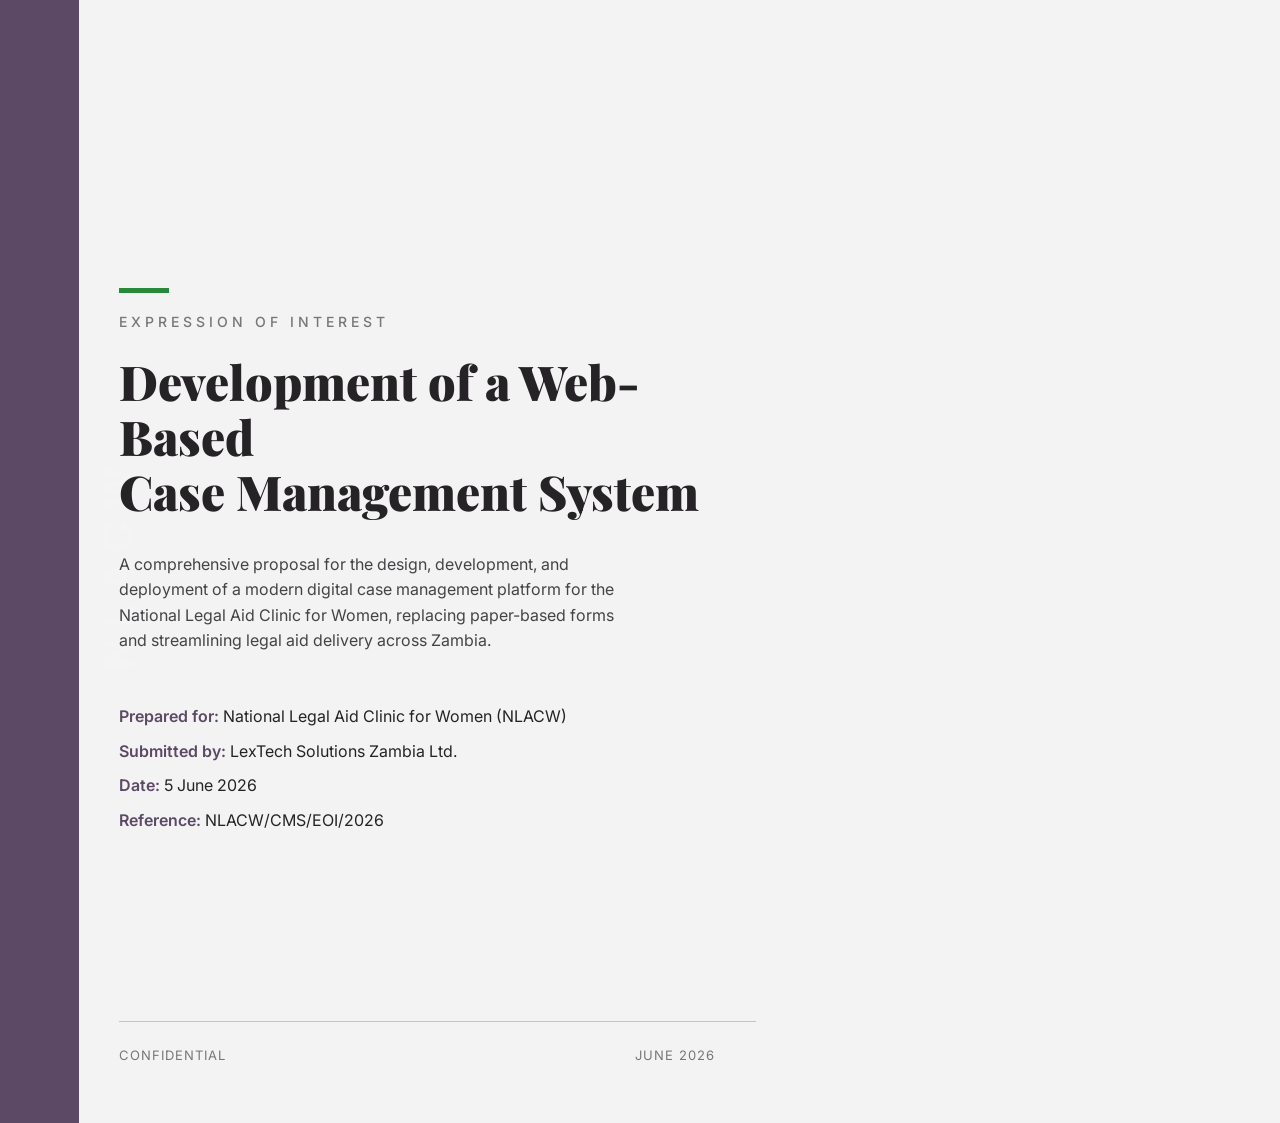
<file: download/proposal/cover.html>
<!DOCTYPE html>
<html lang="en">
<head>
<meta charset="UTF-8">
<meta name="viewport" content="width=device-width, initial-scale=1.0">
<title>NLACW Case Management System Proposal</title>
<link rel="preconnect" href="https://fonts.googleapis.com">
<link rel="preconnect" href="https://fonts.gstatic.com" crossorigin>
<link href="https://fonts.googleapis.com/css2?family=Playfair+Display:wght@400;700;900&family=Inter:wght@300;400;500;600;700&display=swap" rel="stylesheet">
<style>
  @page {
    size: 794px 1123px;
    margin: 0;
  }
  * { margin: 0; padding: 0; box-sizing: border-box; }
  html, body {
    margin: 0;
    padding: 0;
    width: 794px;
    height: 1123px;
    background: #f4f3f4;
    font-family: 'Inter', sans-serif;
  }

  @media screen {
    html {
      height: auto;
      display: flex;
      justify-content: center;
    }
    body {
      transform-origin: top center;
      scale: min(1, calc(100vh / 1123));
      margin: 0 auto;
    }
  }

  /* Layer 0 - Background */
  .cover-page {
    position: relative;
    width: 794px;
    height: 1123px;
    background: #f4f3f4;
  }

  /* Layer 1 - Background decoration (clipped) */
  .cover-bg-layer {
    position: absolute;
    inset: 0;
    overflow: hidden;
    z-index: 1;
  }

  /* Left sidebar pillar */
  .sidebar-pillar {
    position: absolute;
    left: 0;
    top: 0;
    width: 79px; /* 0.1 * 794 */
    height: 1123px;
    background: #5b4965;
  }

  /* Sidebar watermark */
  .sidebar-watermark {
    position: absolute;
    left: 10px;
    top: 50%;
    transform: translateY(-50%) rotate(-90deg);
    font-family: 'Inter', sans-serif;
    font-size: 42px;
    font-weight: 700;
    color: rgba(255, 255, 255, 0.15);
    letter-spacing: 12px;
    white-space: nowrap;
    text-transform: uppercase;
  }

  /* Layer 2 - Structure lines (no overflow hidden) */
  .cover-structure-layer {
    position: absolute;
    inset: 0;
    z-index: 2;
  }

  /* Bottom horizontal line */
  .bottom-line {
    position: absolute;
    bottom: 101px; /* 0.9 * 1123 - 10 */
    left: 119px; /* sidebar + 40pt */
    width: 637px; /* 0.9 * 794 - sidebar */
    height: 1px;
    background: rgba(91, 73, 101, 0.3);
  }

  /* Layer 3 - Content (no overflow hidden) */
  .cover-content-layer {
    position: absolute;
    inset: 0;
    z-index: 3;
    display: flex;
    flex-direction: column;
    justify-content: center;
    padding-left: 119px; /* sidebar(79) + 40pt */
    padding-right: 79px; /* right margin ~10% */
  }

  .kicker {
    font-family: 'Inter', sans-serif;
    font-size: 14px;
    font-weight: 500;
    letter-spacing: 4px;
    text-transform: uppercase;
    color: rgba(38, 35, 39, 0.6);
    margin-bottom: 24px;
  }

  .hero-title {
    font-family: 'Playfair Display', serif;
    font-size: 48px;
    font-weight: 900;
    color: #262327;
    line-height: 1.15;
    margin-bottom: 32px;
    max-width: 580px;
  }

  .summary-block {
    font-family: 'Inter', sans-serif;
    font-size: 16px;
    font-weight: 400;
    color: rgba(38, 35, 39, 0.85);
    line-height: 1.6;
    max-width: 500px;
    margin-bottom: 48px;
  }

  .meta-block {
    display: flex;
    flex-direction: column;
    gap: 6px;
  }

  .meta-line {
    font-family: 'Inter', sans-serif;
    font-size: 16px;
    font-weight: 400;
    color: #262327;
    line-height: 1.8;
  }

  .meta-label {
    font-weight: 600;
    color: #5b4965;
  }

  .footer-block {
    position: absolute;
    bottom: 60px;
    left: 119px;
    right: 79px;
    display: flex;
    justify-content: space-between;
    align-items: center;
    font-family: 'Inter', sans-serif;
    font-size: 13px;
    color: rgba(38, 35, 39, 0.6);
    letter-spacing: 1px;
  }

  .accent-bar {
    width: 50px;
    height: 5px;
    background: #288a38;
    margin-bottom: 20px;
  }
</style>
</head>
<body>
<div class="cover-page">
  <!-- Layer 1: Background -->
  <div class="cover-bg-layer">
    <div class="sidebar-pillar"></div>
    <div class="sidebar-watermark">NLACW</div>
  </div>

  <!-- Layer 2: Structure -->
  <div class="cover-structure-layer">
    <div class="bottom-line"></div>
  </div>

  <!-- Layer 3: Content -->
  <div class="cover-content-layer">
    <div class="accent-bar"></div>
    <div class="kicker">EXPRESSION OF INTEREST</div>
    <div class="hero-title">Development of a Web-Based<br>Case Management System</div>
    <div class="summary-block">
      A comprehensive proposal for the design, development, and deployment of a modern digital case management platform for the National Legal Aid Clinic for Women, replacing paper-based forms and streamlining legal aid delivery across Zambia.
    </div>
    <div class="meta-block">
      <div class="meta-line"><span class="meta-label">Prepared for:</span> National Legal Aid Clinic for Women (NLACW)</div>
      <div class="meta-line"><span class="meta-label">Submitted by:</span> LexTech Solutions Zambia Ltd.</div>
      <div class="meta-line"><span class="meta-label">Date:</span> 5 June 2026</div>
      <div class="meta-line"><span class="meta-label">Reference:</span> NLACW/CMS/EOI/2026</div>
    </div>
  </div>

  <div class="footer-block">
    <span>CONFIDENTIAL</span>
    <span>JUNE 2026</span>
  </div>
</div>
</body>
</html>
</file>
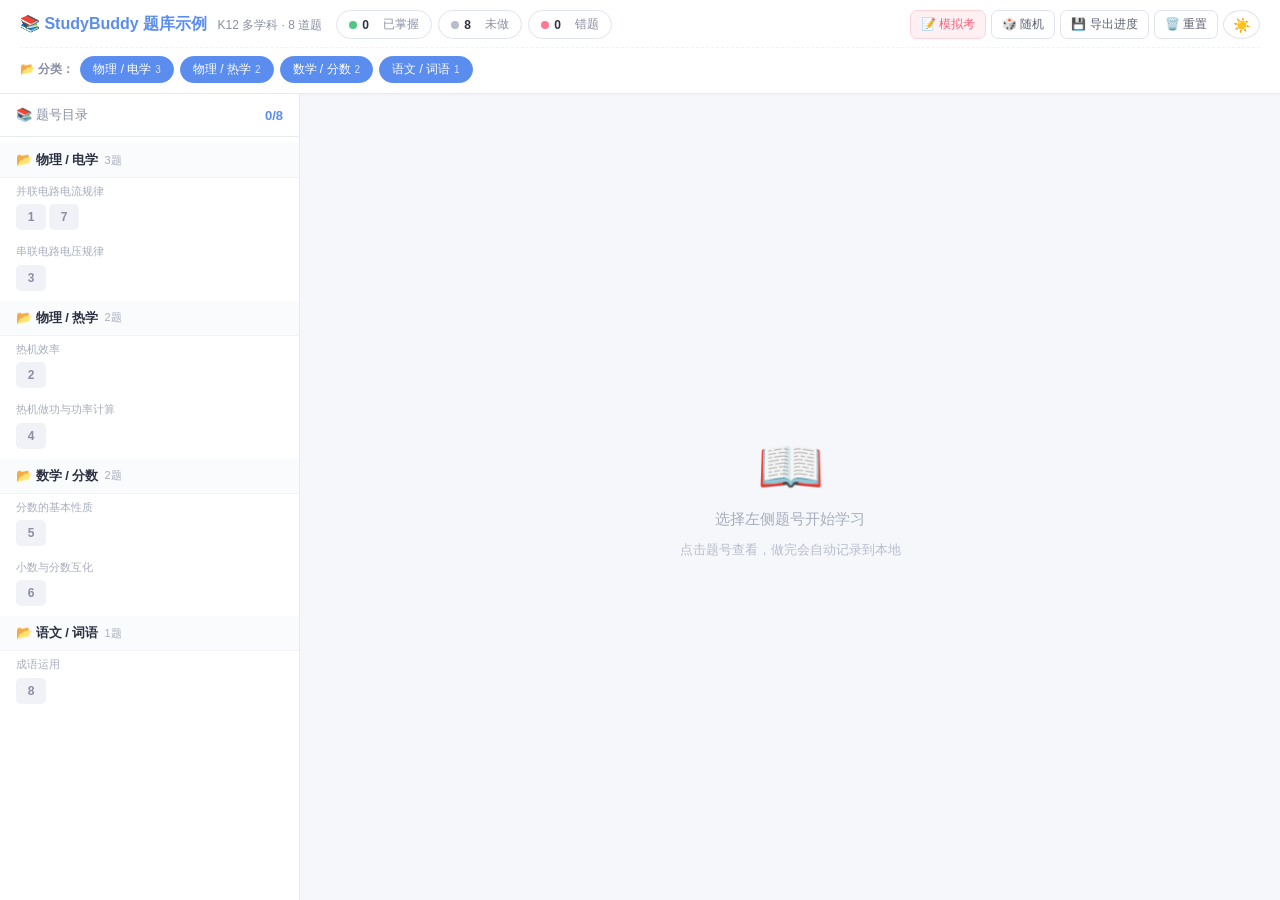
<file: skills/quiz-html/examples/demo.html>
<!DOCTYPE html>
<html lang="zh-CN">
<head>
<meta charset="UTF-8">
<meta name="viewport" content="width=device-width, initial-scale=1.0">
<meta http-equiv="Cache-Control" content="no-cache, no-store, must-revalidate">
<title>📚 StudyBuddy 题库示例</title>
<style>
*{margin:0;padding:0;box-sizing:border-box}
body{font-family:-apple-system,BlinkMacSystemFont,'PingFang SC','Microsoft YaHei',Roboto,sans-serif;background:#f5f7fb;color:#2d3142;height:100vh;overflow:hidden;display:flex;flex-direction:column;transition:background .2s,color .2s}

/* ============ 顶部条 ============ */
.topbar{background:#fff;border-bottom:1px solid #e8eaf2;padding:10px 20px;display:flex;flex-direction:column;gap:8px;flex-shrink:0;box-shadow:0 1px 3px rgba(0,0,0,0.03)}
.topbar-row1{display:flex;align-items:center;gap:14px;flex-wrap:wrap}
.topbar-row2{display:flex;align-items:center;gap:6px;flex-wrap:wrap;padding-top:8px;border-top:1px dashed #f0f2f7}
.topbar h1{font-size:16px;color:#5b8def;white-space:nowrap;font-weight:700}
.topbar h1 .subtitle{font-size:12px;color:#8a8fa3;font-weight:400;margin-left:6px}

.cat-filter{display:flex;align-items:center;gap:6px;flex-wrap:wrap;width:100%}
.cat-filter-label{font-size:12px;color:#8a8fa3;white-space:nowrap;font-weight:600}
.cat-chip{font-size:12px;padding:4px 12px;border-radius:14px;border:1px solid #e0e3ed;background:#fff;cursor:pointer;user-select:none;transition:all .15s;color:#8a8fa3;white-space:nowrap}
.cat-chip:hover{border-color:#5b8def}
.cat-chip.active{background:#5b8def;color:#fff;border-color:#5b8def}
.cat-chip .chip-count{font-size:10px;opacity:.75;margin-left:4px}

.stat-filters{display:flex;gap:6px;align-items:center}
.sf-btn{display:flex;align-items:center;gap:5px;padding:5px 12px;border-radius:18px;border:1px solid #e0e3ed;background:#fff;cursor:pointer;transition:all .15s;user-select:none;font-size:12px;color:#8a8fa3}
.sf-btn:hover{border-color:#5b8def}
.sf-btn .dot{width:8px;height:8px;border-radius:50%;flex-shrink:0;transition:opacity .15s}
.sf-btn .dot.green{background:#52c785}
.sf-btn .dot.gray{background:#b8bdcc}
.sf-btn .dot.red{background:#ff7a90}
.sf-btn .dot.yellow{background:#ffc857}
.sf-btn .num{font-weight:700;min-width:16px;color:#2d3142}
.sf-btn.off{opacity:.4}

.io-btns{display:flex;gap:5px;margin-left:auto;flex-wrap:wrap}
.io-btns button{font-size:12px;padding:5px 10px;border-radius:7px;border:1px solid #e0e3ed;background:#fff;color:#5b6172;cursor:pointer;transition:all .15s}
.io-btns button:hover{border-color:#5b8def;color:#5b8def}
.io-btns button.exam{background:#fef0f3;border-color:#ffd1d9;color:#ff5d77}
.io-btns button.exam:hover{background:#ff5d77;color:#fff;border-color:#ff5d77}
.io-btns button.danger:hover{border-color:#ff7a90;color:#ff7a90}
.io-btns .theme-toggle{padding:5px 9px;border-radius:50%;font-size:14px}

/* ============ 主体 ============ */
.main{display:flex;flex:1;overflow:hidden}
.left{width:300px;min-width:300px;background:#fff;border-right:1px solid #e8eaf2;display:flex;flex-direction:column;flex-shrink:0}
.left-header{padding:12px 16px;border-bottom:1px solid #e8eaf2;font-size:13px;color:#8a8fa3;display:flex;justify-content:space-between;align-items:center}
.left-header .progress{font-weight:700;color:#5b8def}
.left-scroll{flex:1;overflow-y:auto;padding:6px 0}
.left-scroll::-webkit-scrollbar{width:6px}
.left-scroll::-webkit-scrollbar-thumb{background:#d8dce8;border-radius:3px}

.cat-group{margin-bottom:2px}
.cat-top{padding:8px 16px;font-size:13px;font-weight:700;color:#2d3142;background:#fafbfd;display:flex;align-items:center;gap:6px;position:sticky;top:0;z-index:1;border-bottom:1px solid #f0f2f7}
.cat-count{font-size:11px;color:#a8adbd;font-weight:normal}
.cat-sub{padding:6px 16px 8px 16px}
.cat-sub-name{font-size:11px;color:#a8adbd;margin-bottom:5px;line-height:1.4}
.cat-nums{display:flex;flex-wrap:wrap;gap:3px}
.qnum{display:inline-flex;align-items:center;justify-content:center;min-width:30px;height:26px;padding:0 6px;border-radius:5px;font-size:12px;cursor:pointer;transition:all .15s;border:1.5px solid transparent;background:#f5f6fa;color:#5b6172;font-weight:600}
.qnum:hover{border-color:#5b8def;color:#5b8def;transform:translateY(-1px)}
.qnum.active{border-color:#5b8def!important;color:#fff!important;background:#5b8def!important;box-shadow:0 2px 6px rgba(91,141,239,0.3)}
.qnum.mastered{color:#3fb371;background:rgba(82,199,133,0.15)}
.qnum.unstudied{color:#8a8fa3;background:#f0f2f7}
.qnum.error{color:#ff5d77;background:rgba(255,122,144,0.15)}
.qnum.filtered-out{display:none!important}

/* ============ 右侧 ============ */
.right{flex:1;display:flex;flex-direction:column;overflow:hidden;min-width:0}
.right-inner{flex:1;overflow-y:auto;padding:24px 32px}
.right-inner::-webkit-scrollbar{width:8px}
.right-inner::-webkit-scrollbar-thumb{background:#d8dce8;border-radius:4px}

.empty-state{display:flex;flex-direction:column;align-items:center;justify-content:center;height:100%;color:#a8adbd;font-size:15px;gap:12px;text-align:center}
.empty-state .icon{font-size:54px}
.empty-state .hint{font-size:13px;color:#b8bdcc}

.q-card{max-width:780px;margin:0 auto}
.q-meta{display:flex;align-items:center;gap:10px;margin-bottom:14px;flex-wrap:wrap}
.q-id{font-size:18px;font-weight:800;color:#5b8def}
.q-tag{font-size:11px;padding:3px 9px;border-radius:11px;font-weight:600;white-space:nowrap}
.q-tag.type-choice{background:#e8f0ff;color:#5b8def}
.q-tag.type-tf{background:#e8f6ed;color:#52c785}
.q-tag.type-blank{background:#fff4e0;color:#e9a82c}
.q-tag.type-short{background:#f0e8ff;color:#9168e8}
.q-tag.level{background:#f0f2f7;color:#8a8fa3}
.q-state-btn{font-size:11px;padding:4px 10px 4px 12px;border-radius:11px;border:1px solid #e0e3ed;background:#fff;cursor:pointer;color:#8a8fa3;transition:all .15s;font-weight:600;box-shadow:0 1px 2px rgba(0,0,0,0.04)}
.q-state-btn:hover{border-color:#5b8def;color:#5b8def;box-shadow:0 2px 6px rgba(91,141,239,0.15);transform:translateY(-1px)}
.q-state-btn.mastered{color:#3fb371;border-color:#a3dcbb;background:#f0faf3}
.q-state-btn.error{color:#ff5d77;border-color:#ffb8c4;background:#fff5f6}
.q-knowledge{font-size:12px;color:#8a8fa3;margin-left:auto;max-width:50%;overflow:hidden;text-overflow:ellipsis;white-space:nowrap}

.q-text{font-size:16px;line-height:1.85;color:#2d3142;margin-bottom:20px;font-weight:500;white-space:pre-wrap}

.opts{display:flex;flex-direction:column;gap:9px;margin-bottom:16px}
.opt{display:flex;align-items:flex-start;gap:10px;padding:13px 16px;border-radius:10px;border:1.5px solid #e8eaf2;background:#fff;cursor:pointer;transition:all .15s;font-size:14px;line-height:1.6}
.opt:hover{border-color:#5b8def;background:#f8faff}
.opt .letter{display:inline-flex;align-items:center;justify-content:center;width:26px;height:26px;border-radius:50%;background:#f0f2f7;color:#5b6172;font-weight:700;flex-shrink:0;font-size:12px;transition:all .15s}
.opt:hover .letter{background:#5b8def;color:#fff}
.opt .text{flex:1;padding-top:2px;color:#2d3142}
.opt.selected{border-color:#5b8def;background:#f0f5ff}
.opt.selected .letter{background:#5b8def;color:#fff}
.opt.correct{border-color:#52c785;background:#f0faf3}
.opt.correct .letter{background:#52c785;color:#fff}
.opt.wrong{border-color:#ff7a90;background:#fff5f6}
.opt.wrong .letter{background:#ff7a90;color:#fff}
.opt.disabled{pointer-events:none}

.q-input{width:100%;padding:13px 15px;border-radius:10px;border:1.5px solid #e8eaf2;font-size:15px;font-family:inherit;background:#fff;color:#2d3142;outline:none;transition:all .15s;resize:vertical;margin-bottom:14px}
.q-input:focus{border-color:#5b8def;background:#f8faff}
.q-input.short{min-height:48px}
.q-input.long{min-height:120px}
.q-input:disabled{background:#f5f6fa;color:#8a8fa3}

.q-actions{display:flex;gap:8px;margin-bottom:14px;flex-wrap:wrap}
.q-actions button{padding:9px 18px;border-radius:8px;border:none;cursor:pointer;font-size:13px;font-weight:600;transition:all .15s}
.btn-submit{background:#5b8def;color:#fff}
.btn-submit:hover{background:#4a7adb}
.btn-submit:disabled{background:#b8bdcc;cursor:not-allowed}
.btn-reveal{background:#f0f2f7;color:#5b6172}
.btn-reveal:hover{background:#e0e3ed}
.btn-reset{background:#fff;color:#8a8fa3;border:1.5px solid #e0e3ed!important}
.btn-reset:hover{border-color:#ff7a90!important;color:#ff7a90}

.auto-state-hint{font-size:13px;padding:9px 14px;border-radius:8px;margin-bottom:14px;display:none;font-weight:600}
.auto-state-hint.mastered{display:block;background:rgba(82,199,133,0.12);color:#3fb371;border:1px solid rgba(82,199,133,0.3)}
.auto-state-hint.error{display:block;background:rgba(255,122,144,0.12);color:#ff5d77;border:1px solid rgba(255,122,144,0.3)}
.auto-state-hint.retry{display:block;background:rgba(255,200,87,0.18);color:#d68b00;border:1px solid rgba(255,200,87,0.4);animation:slideIn .25s}
@keyframes slideIn{from{transform:translateY(-4px);opacity:0}to{transform:translateY(0);opacity:1}}
.opt.wrong-shake{animation:shake .5s;border-color:#ff7a90;background:#fff5f6}
@keyframes shake{0%,100%{transform:translateX(0)}20%,60%{transform:translateX(-6px)}40%,80%{transform:translateX(6px)}}

.analysis{display:none;margin-top:14px;padding:14px 18px;background:#fafbfd;border-radius:10px;border-left:4px solid #5b8def}
.analysis.visible{display:block}
.analysis.correct{border-left-color:#52c785;background:#f0faf3}
.analysis.wrong{border-left-color:#ff7a90;background:#fff5f6}
.ans-line{font-size:14px;font-weight:700;margin-bottom:8px;display:flex;align-items:center;gap:6px}
.analysis .ans-line{color:#3fb371}
.analysis.wrong .ans-line{color:#ff5d77}
.ans-text{font-size:13px;color:#5b6172;line-height:1.75;margin-bottom:6px}
.ans-text strong{color:#2d3142}
.ans-text em{color:#5b8def;font-style:normal;font-weight:600}
.ans-text code{background:rgba(91,141,239,0.1);padding:1px 6px;border-radius:4px;font-size:12px;color:#5b8def}
.tip{font-size:13px;color:#d68b00;line-height:1.7;padding:8px 12px;background:rgba(255,200,87,0.15);border-radius:6px;margin-top:8px;display:none}
.tip.visible{display:block}
.kw{font-size:12px;color:#a8adbd;margin-top:8px}

/* ============ 导航条 ============ */
.nav-bar{padding:12px 32px;border-top:1px solid #e8eaf2;display:flex;align-items:center;justify-content:space-between;background:#fafbfd;flex-shrink:0}
.nav-btn{padding:7px 18px;border-radius:7px;border:1px solid #e0e3ed;background:#fff;color:#5b6172;cursor:pointer;font-size:13px;transition:all .15s}
.nav-btn:hover:not(:disabled){border-color:#5b8def;color:#5b8def}
.nav-btn:disabled{opacity:.4;cursor:default}
.nav-info{font-size:12px;color:#8a8fa3}
.kbd-hint{font-size:11px;color:#a8adbd;flex:1;text-align:center}
@media(max-width:900px){.kbd-hint{display:none}}

/* ============ Modal ============ */
.modal-overlay{display:none;position:fixed;inset:0;background:rgba(0,0,0,0.5);z-index:1000;align-items:center;justify-content:center}
.modal-overlay.visible{display:flex}
.modal{background:#fff;border-radius:14px;padding:24px 28px;max-width:480px;width:90%;box-shadow:0 10px 40px rgba(0,0,0,0.15)}
.modal h3{font-size:17px;color:#2d3142;margin-bottom:10px}
.modal p{font-size:13px;color:#8a8fa3;line-height:1.6;margin-bottom:16px}
.modal-row{margin-bottom:14px}
.modal-row label{display:block;font-size:12px;color:#5b6172;margin-bottom:6px;font-weight:600}
.modal-row .opts-row{display:flex;flex-wrap:wrap;gap:6px}
.modal-btn{padding:7px 14px;border-radius:7px;border:1px solid #e0e3ed;background:#fff;color:#5b6172;cursor:pointer;font-size:13px;transition:all .15s}
.modal-btn:hover{border-color:#5b8def;color:#5b8def}
.modal-btn.selected{border-color:#5b8def;background:#5b8def;color:#fff}
.modal-textarea{width:100%;min-height:140px;padding:10px;border-radius:8px;border:1.5px solid #e8eaf2;font-family:monospace;font-size:12px;resize:vertical;outline:none}
.modal-actions{display:flex;gap:8px;justify-content:flex-end;margin-top:14px}
.modal-actions .primary{background:#5b8def;color:#fff;border:none;padding:8px 18px;border-radius:7px;cursor:pointer;font-weight:600}
.modal-actions .primary:hover{background:#4a7adb}
.modal-actions .danger{border-color:#ff7a90;color:#ff5d77}

/* ============ 模拟考模式 ============ */
.exam-overlay{display:none;position:fixed;inset:0;background:#f5f7fb;z-index:2000;flex-direction:column;overflow:hidden}
.exam-overlay.visible{display:flex}
.exam-topbar{background:#fff;border-bottom:1px solid #e8eaf2;padding:12px 20px;display:flex;align-items:center;gap:14px;flex-shrink:0;flex-wrap:wrap;box-shadow:0 1px 3px rgba(0,0,0,0.04)}
.exam-topbar h2{font-size:15px;color:#5b8def;font-weight:700}
.exam-progress{flex:1;display:flex;align-items:center;gap:8px;min-width:120px}
.exam-progress-bar{flex:1;height:6px;background:#e8eaf2;border-radius:3px;overflow:hidden}
.exam-progress-fill{height:100%;background:linear-gradient(90deg,#5b8def,#7a9fff);border-radius:3px;transition:width .3s}
.exam-progress-text{font-size:12px;color:#8a8fa3;white-space:nowrap}
.exam-timer{font-size:13px;color:#e9a82c;font-weight:700}
.exam-body{flex:1;overflow-y:auto;padding:20px 28px}
.exam-q-card{max-width:780px;margin:0 auto 16px;background:#fff;border:1px solid #e8eaf2;border-radius:12px;padding:18px 22px;box-shadow:0 2px 6px rgba(0,0,0,0.03)}
.exam-q-num{font-size:13px;color:#5b8def;font-weight:700;margin-bottom:8px}
.exam-q-text{font-size:15px;line-height:1.75;color:#2d3142;margin-bottom:12px;white-space:pre-wrap}
.exam-opts{display:flex;flex-direction:column;gap:6px}
.exam-opt{padding:9px 14px;border-radius:8px;border:1.5px solid #e8eaf2;background:#fff;cursor:pointer;transition:all .15s;display:flex;align-items:flex-start;gap:8px;font-size:13px;line-height:1.55}
.exam-opt:hover{border-color:#5b8def;background:#f8faff}
.exam-opt.selected{border-color:#5b8def;background:#f0f5ff}
.exam-opt .letter{font-weight:700;min-width:22px;color:#5b6172;flex-shrink:0}
.exam-opt.selected .letter{color:#5b8def}
.exam-input{width:100%;padding:9px 12px;border-radius:7px;border:1.5px solid #e8eaf2;font-size:13px;outline:none;font-family:inherit;resize:vertical;min-height:42px}
.exam-input:focus{border-color:#5b8def}
.exam-submit-bar{padding:14px 28px;border-top:1px solid #e8eaf2;background:#fff;display:flex;align-items:center;justify-content:center;gap:10px;flex-shrink:0}
.exam-submit-btn{padding:9px 28px;border-radius:8px;border:none;background:#5b8def;color:#fff;cursor:pointer;font-size:14px;font-weight:700}
.exam-submit-btn:hover{background:#4a7adb}
.exam-quit-btn{padding:9px 18px;border-radius:8px;border:1px solid #e0e3ed;background:#fff;color:#8a8fa3;cursor:pointer;font-size:13px}
.exam-quit-btn:hover{border-color:#ff7a90;color:#ff5d77}

/* 结果页 */
.exam-results{display:none;position:fixed;inset:0;background:#f5f7fb;z-index:2000;flex-direction:column;overflow:hidden}
.exam-results.visible{display:flex}
.results-header{background:#fff;border-bottom:1px solid #e8eaf2;padding:24px;text-align:center;flex-shrink:0}
.results-score{font-size:54px;font-weight:900;margin-bottom:4px;line-height:1}
.results-score.pass{color:#52c785}
.results-score.fail{color:#ff5d77}
.results-detail{font-size:14px;color:#8a8fa3;margin-bottom:14px}
.results-actions{display:flex;gap:8px;justify-content:center;flex-wrap:wrap}
.results-actions button{padding:8px 18px;border-radius:7px;border:1px solid #e0e3ed;background:#fff;color:#5b6172;cursor:pointer;font-size:13px}
.results-actions button:hover{border-color:#5b8def;color:#5b8def}
.results-actions button.primary{background:#5b8def;color:#fff;border-color:#5b8def}
.results-body{flex:1;overflow-y:auto;padding:18px 24px}
.result-item{max-width:780px;margin:0 auto 12px;background:#fff;border:1px solid #e8eaf2;border-radius:10px;padding:14px 18px}
.result-item.is-correct{border-left:4px solid #52c785}
.result-item.is-wrong{border-left:4px solid #ff7a90}
.result-top{display:flex;align-items:center;gap:8px;margin-bottom:6px;flex-wrap:wrap}
.result-badge{font-size:11px;padding:2px 9px;border-radius:10px;font-weight:700}
.result-badge.correct{background:#f0faf3;color:#3fb371}
.result-badge.wrong{background:#fff5f6;color:#ff5d77}
.result-qid{font-size:12px;color:#5b8def;font-weight:700}
.result-text{font-size:13px;line-height:1.7;color:#2d3142;margin-bottom:6px;white-space:pre-wrap}
.result-answers{font-size:12px;color:#5b6172;margin-bottom:6px}
.result-answers .correct-ans{color:#3fb371;font-weight:700}
.result-answers .wrong-ans{color:#ff5d77;text-decoration:line-through}
.result-analysis{font-size:12px;color:#5b6172;line-height:1.7;padding:7px 11px;background:#fafbfd;border-radius:6px;margin-bottom:6px}
.result-tip{font-size:12px;color:#d68b00;line-height:1.6;padding:6px 10px;background:rgba(255,200,87,0.15);border-radius:6px;margin-bottom:6px}

/* ============ 移动端 ============ */
.sidebar-toggle{display:none;position:fixed;bottom:20px;right:20px;z-index:999;width:48px;height:48px;border-radius:50%;background:#5b8def;color:#fff;border:none;font-size:20px;cursor:pointer;box-shadow:0 4px 12px rgba(0,0,0,0.2)}
.sidebar-toggle:active{transform:scale(0.92)}
@media(max-width:768px){
  .left{width:100%;min-width:100%;max-height:50vh;border-right:none;border-bottom:1px solid #e8eaf2;transition:max-height .3s ease}
  .left.hidden{max-height:0;overflow:hidden;border-bottom:none}
  .main{flex-direction:column}
  .topbar{gap:8px;padding:8px 12px}
  .topbar h1{font-size:14px}
  .cat-filter{order:10;width:100%}
  .io-btns{margin-left:0;width:100%;justify-content:flex-end}
  .right-inner{padding:14px}
  .sidebar-toggle{display:flex;align-items:center;justify-content:center}
  .nav-bar{padding:10px 14px}
}

/* ============ Dark Mode ============ */
body.dark{background:#1a1a2e;color:#e0e3ed}
body.dark .topbar{background:#16213e;border-bottom-color:#0f3460;box-shadow:none}
body.dark .topbar h1{color:#e88ca5}
body.dark .cat-filter-label,body.dark .cat-sub-name,body.dark .left-header,body.dark .nav-info,body.dark .empty-state,body.dark .ans-text,body.dark .modal p{color:#888}
body.dark .cat-chip{background:transparent;border-color:#333;color:#888}
body.dark .cat-chip.active{background:#e88ca5;color:#fff;border-color:#e88ca5}
body.dark .sf-btn{background:transparent;border-color:#333;color:#aaa}
body.dark .sf-btn:hover{border-color:#e88ca5}
body.dark .sf-btn .num{color:#e0e3ed}
body.dark .io-btns button{background:transparent;border-color:#333;color:#aaa}
body.dark .io-btns button:hover{border-color:#e88ca5;color:#e88ca5}
body.dark .io-btns button.exam{background:rgba(232,140,165,0.15);border-color:#e88ca5;color:#e88ca5}
body.dark .left{background:#16213e;border-right-color:#0f3460}
body.dark .left-scroll::-webkit-scrollbar-thumb{background:#333}
body.dark .cat-top{background:#16213e;color:#e0e3ed;border-bottom-color:#0f3460}
body.dark .cat-count{color:#666}
body.dark .qnum{background:rgba(100,100,100,0.15);color:#777;border-color:transparent}
body.dark .qnum:hover{border-color:#e88ca5;color:#fff}
body.dark .qnum.active{background:#e88ca5!important;border-color:#e88ca5!important;color:#fff!important}
body.dark .qnum.mastered{background:rgba(110,197,168,0.15);color:#6ec5a8}
body.dark .qnum.unstudied{background:rgba(100,100,100,0.15);color:#888}
body.dark .qnum.error{background:rgba(232,140,165,0.15);color:#e88ca5}
body.dark .right-inner::-webkit-scrollbar-thumb{background:#333}
body.dark .q-text{color:#e0e3ed}
body.dark .q-id{color:#e88ca5}
body.dark .q-tag.type-choice{background:rgba(91,141,239,0.15);color:#7a9fff}
body.dark .q-tag.type-tf{background:rgba(110,197,168,0.15);color:#6ec5a8}
body.dark .q-tag.type-blank{background:rgba(255,200,87,0.15);color:#f4a261}
body.dark .q-tag.type-short{background:rgba(145,104,232,0.15);color:#b08fff}
body.dark .q-tag.level{background:rgba(100,100,100,0.2);color:#888}
body.dark .q-state-btn{background:transparent;border-color:#333;color:#aaa}
body.dark .q-knowledge{color:#666}
body.dark .opt{background:#1f2541;border-color:#333;color:#e0e3ed}
body.dark .opt:hover{background:rgba(232,140,165,0.05);border-color:#555}
body.dark .opt .text{color:#e0e3ed}
body.dark .opt .letter{background:#333;color:#888}
body.dark .opt.selected{background:rgba(232,140,165,0.1);border-color:#e88ca5}
body.dark .opt.correct{background:rgba(110,197,168,0.1);border-color:#6ec5a8}
body.dark .opt.wrong{background:rgba(232,140,165,0.1);border-color:#e88ca5}
body.dark .q-input{background:#1f2541;border-color:#333;color:#e0e3ed}
body.dark .q-input:focus{background:#1a1a2e;border-color:#e88ca5}
body.dark .btn-submit{background:#e88ca5}
body.dark .btn-submit:hover{background:#d97a93}
body.dark .btn-reveal{background:#333;color:#aaa}
body.dark .btn-reset{background:transparent;color:#888}
body.dark .analysis{background:#1a1a2e;border-left-color:#e88ca5}
body.dark .analysis.correct{background:#1a1a2e;border-left-color:#6ec5a8}
body.dark .analysis.wrong{background:#1a1a2e;border-left-color:#e88ca5}
body.dark .nav-bar{background:#16213e;border-top-color:#0f3460}
body.dark .nav-btn{background:transparent;border-color:#333;color:#aaa}
body.dark .kbd-hint{color:#555}
body.dark .modal{background:#16213e;color:#e0e3ed}
body.dark .modal h3{color:#e0e3ed}
body.dark .modal-btn{background:transparent;border-color:#333;color:#aaa}
body.dark .modal-btn.selected{background:#e88ca5;border-color:#e88ca5;color:#fff}
body.dark .modal-textarea{background:#1f2541;border-color:#333;color:#e0e3ed}
body.dark .exam-overlay,body.dark .exam-results{background:#1a1a2e}
body.dark .exam-topbar,body.dark .exam-submit-bar,body.dark .results-header{background:#16213e;border-color:#0f3460}
body.dark .exam-q-card,body.dark .result-item{background:#16213e;border-color:#0f3460}
body.dark .exam-q-text,body.dark .result-text{color:#e0e3ed}
body.dark .exam-opt{background:#1f2541;border-color:#333;color:#e0e3ed}
body.dark .exam-opt.selected{background:rgba(232,140,165,0.1);border-color:#e88ca5}
body.dark .result-analysis{background:#1a1a2e;color:#aaa}
body.dark .auto-state-hint.mastered{background:rgba(110,197,168,0.1);color:#6ec5a8;border-color:rgba(110,197,168,0.3)}
body.dark .auto-state-hint.error{background:rgba(232,140,165,0.1);color:#e88ca5;border-color:rgba(232,140,165,0.3)}
</style>
</head>
<body class="light">

<div class="topbar">
  <div class="topbar-row1">
    <h1>📚 StudyBuddy 题库示例 <span class="subtitle">K12 多学科 · 8 道题</span></h1>
    <div class="stat-filters" id="statFilters">
      <div class="sf-btn" data-f="mastered" onclick="toggleFilter('mastered',this)"><span class="dot green"></span><span class="num" id="numMastered">0</span><span>已掌握</span></div>
      <div class="sf-btn" data-f="unstudied" onclick="toggleFilter('unstudied',this)"><span class="dot gray"></span><span class="num" id="numUnstudied">0</span><span>未做</span></div>
      <div class="sf-btn" data-f="error" onclick="toggleFilter('error',this)"><span class="dot red"></span><span class="num" id="numError">0</span><span>错题</span></div>
    </div>
    <div class="io-btns">
      <button class="exam" onclick="showExamModal()">📝 模拟考</button>
      <button onclick="randomQ()">🎲 随机</button>
      <button onclick="exportProgress()">💾 导出进度</button>
      <button class="danger" onclick="showResetModal()">🗑️ 重置</button>
      <button class="theme-toggle" onclick="toggleTheme()" title="切换主题">☀️</button>
    </div>
  </div>
  <div class="topbar-row2">
    <div class="cat-filter" id="catFilter"><span class="cat-filter-label">📂 分类：</span></div>
  </div>
</div>

<button class="sidebar-toggle" onclick="toggleSidebar()">📋</button>

<div class="main">
  <div class="left" id="sidebar">
    <div class="left-header"><span>📚 题号目录</span><span class="progress" id="progressTxt">0/0</span></div>
    <div class="left-scroll" id="leftScroll"></div>
  </div>
  <div class="right">
    <div class="right-inner" id="rightInner">
      <div class="empty-state">
        <div class="icon">📖</div>
        <div>选择左侧题号开始学习</div>
        <div class="hint">点击题号查看，做完会自动记录到本地</div>
      </div>
    </div>
    <div class="nav-bar" id="navBar" style="display:none;">
      <button class="nav-btn" id="prevBtn" onclick="goPrev()" title="← 上一题">← 上一题</button>
      <span class="nav-info" id="navInfo"></span>
      <span class="kbd-hint">⌨️ A/B/C/D 选项 · Enter 提交 · ← → 切题 · Space 看答案</span>
      <button class="nav-btn" id="nextBtn" onclick="goNext()" title="→ 下一题">下一题 →</button>
    </div>
  </div>
</div>

<!-- ===== 模拟考 modal ===== -->
<div class="modal-overlay" id="examModal">
  <div class="modal">
    <h3>📝 开始模拟考</h3>
    <p id="examPoolSize">从当前题池中随机抽题作答</p>
    <div class="modal-row">
      <label>题量</label>
      <div class="opts-row">
        <button class="modal-btn" data-n="5" onclick="selectExamCount(5)">5题</button>
        <button class="modal-btn selected" data-n="10" onclick="selectExamCount(10)">10题</button>
        <button class="modal-btn" data-n="20" onclick="selectExamCount(20)">20题</button>
        <button class="modal-btn" data-n="30" onclick="selectExamCount(30)">30题</button>
        <button class="modal-btn" data-n="50" onclick="selectExamCount(50)">50题</button>
      </div>
    </div>
    <div class="modal-row">
      <label>每题限时</label>
      <div class="opts-row">
        <button class="modal-btn selected" data-t="0" onclick="selectExamTime(0)">不限时</button>
        <button class="modal-btn" data-t="30" onclick="selectExamTime(30)">30秒</button>
        <button class="modal-btn" data-t="60" onclick="selectExamTime(60)">1分钟</button>
        <button class="modal-btn" data-t="90" onclick="selectExamTime(90)">1.5分钟</button>
        <button class="modal-btn" data-t="120" onclick="selectExamTime(120)">2分钟</button>
      </div>
    </div>
    <div class="modal-actions">
      <button class="modal-btn" onclick="hideExamModal()">取消</button>
      <button class="primary" onclick="startExam()">🚀 开考</button>
    </div>
  </div>
</div>

<!-- ===== 导入 modal ===== -->
<div class="modal-overlay" id="importModal">
  <div class="modal">
    <h3 id="importTitle">📥 导入</h3>
    <p id="importHint">粘贴 JSON 内容</p>
    <textarea class="modal-textarea" id="importText" placeholder=""></textarea>
    <div class="modal-actions">
      <button class="modal-btn" onclick="hideImportModal()">取消</button>
      <button class="primary" onclick="doImport()">导入</button>
    </div>
  </div>
</div>

<!-- ===== 重置 modal ===== -->
<div class="modal-overlay" id="resetModal">
  <div class="modal">
    <h3>🗑️ 重置答题记录</h3>
    <p>这会清空所有"已掌握 / 错题 / 答题状态"，但题目本身不会删除。确定吗？</p>
    <div class="modal-actions">
      <button class="modal-btn" onclick="hideResetModal()">取消</button>
      <button class="primary danger" style="background:#ff5d77;" onclick="doReset()">确认重置</button>
    </div>
  </div>
</div>

<!-- ===== 模拟考答题界面 ===== -->
<div class="exam-overlay" id="examOverlay">
  <div class="exam-topbar">
    <h2>📝 模拟考</h2>
    <div class="exam-progress">
      <div class="exam-progress-bar"><div class="exam-progress-fill" id="examProgressFill" style="width:0%"></div></div>
      <span class="exam-progress-text" id="examProgressText">0 / 0</span>
    </div>
    <span class="exam-timer" id="examTimer">⏱ 0:00</span>
    <button class="exam-quit-btn" onclick="quitExam()">退出</button>
  </div>
  <div class="exam-body" id="examBody"></div>
  <div class="exam-submit-bar">
    <button class="exam-submit-btn" id="examSubmitBtn" onclick="submitExam()">📤 提交答卷</button>
  </div>
</div>

<!-- ===== 成绩页 ===== -->
<div class="exam-results" id="examResults">
  <div class="results-header">
    <div class="results-score" id="resultsScore">0</div>
    <div class="results-detail" id="resultsDetail"></div>
    <div class="results-actions">
      <button class="primary" onclick="closeResults()">返回</button>
      <button onclick="retakeExam()">🔄 再考一次</button>
    </div>
  </div>
  <div class="results-body" id="resultsBody"></div>
</div>

<!-- ===== 题库数据（脚本注入） ===== -->
<script>
window.__QUIZ_DATA__ = [{"type": "single_choice", "prompt": "下列关于并联电路电流规律的说法，正确的是（    ）。", "options": ["A. 干路电流等于各支路电流之差", "B. 干路电流等于各支路电流之和", "C. 各支路电流相等", "D. 干路电流大于任一支路电流的两倍"], "answer": "B", "explanation": "并联电路中，**干路电流等于各支路电流之和**：I = I₁ + I₂ + ...。各支路电流不一定相等（取决于电阻）。", "knowledge_point": "并联电路电流规律", "category": "物理 / 电学", "level": 1}, {"type": "single_choice", "prompt": "汽油机燃烧不充分时（冒黑烟），发动机的热机效率会（    ）。", "options": ["A. 升高", "B. 降低", "C. 不变", "D. 先升高后降低"], "answer": "B", "explanation": "燃烧不充分意味着燃料中的化学能没有完全转化为内能，更多能量以未燃烧的碳颗粒（黑烟）形式损失，所以**有效利用的能量比例下降**，效率**降低**。\n\n📌 经典易错点：凡是\"不充分\"，效率一定降低！", "knowledge_point": "热机效率", "category": "物理 / 热学", "level": 2}, {"type": "true_false", "prompt": "串联电路中，每个用电器两端的电压相等。", "answer": "False", "explanation": "错误。串联电路中**总电压等于各部分电压之和**（U = U₁ + U₂），各用电器两端的电压**不一定相等**，与电阻成正比。只有阻值相同的用电器电压才相等。", "knowledge_point": "串联电路电压规律", "category": "物理 / 电学", "level": 1}, {"type": "fill_blank", "prompt": "一辆汽车做功冲程对外做功 120J，飞轮转速 1500 r/min，则 1 分钟内做功 ____ 次，功率为 ____ W。", "answer": "750次, 1500W", "explanation": "四冲程汽油机每 2 圈完成 1 个工作循环（即做功 1 次）。\n- 1 分钟内圈数 = 1500\n- 做功次数 = 1500 ÷ 2 = **750** 次\n- 功率 P = W/t = 120 × 750 / 60 = **1500 W**", "knowledge_point": "热机做功与功率计算", "category": "物理 / 热学", "level": 3}, {"type": "single_choice", "prompt": "下列分数中，与 3/4 大小相等的是（    ）。", "options": ["A. 6/12", "B. 9/12", "C. 12/15", "D. 15/24"], "answer": "B", "explanation": "分数的基本性质：分子分母同时乘以同一个数，分数大小不变。\n3/4 = 3×3 / 4×3 = **9/12**", "knowledge_point": "分数的基本性质", "category": "数学 / 分数", "level": 1}, {"type": "fill_blank", "prompt": "把 0.75 化成分数是 ____（最简分数）。", "answer": "3/4", "explanation": "0.75 = 75/100 = **3/4**（分子分母同时除以最大公因数 25）", "knowledge_point": "小数与分数互化", "category": "数学 / 分数", "level": 1}, {"type": "short_answer", "prompt": "请用自己的话解释\"并联电路中，干路电流为什么等于各支路电流之和\"。", "answer": "因为电流不会凭空产生也不会凭空消失（电荷守恒）。在并联电路的交点处，从干路流入的电荷必须等于流向各支路的电荷总和，所以干路电流 = 各支路电流之和。可以用\"水流分叉\"来类比：主管道的水量 = 各分支管道水量之和。", "explanation": "这是简答题，答案要点：① 电荷守恒思想；② 交点处电荷收支平衡；③ 能用例子说明加分。", "knowledge_point": "并联电路电流规律", "category": "物理 / 电学", "level": 3}, {"type": "single_choice", "prompt": "下面哪个词语用得不恰当？\n\n小明的作文写得很**生动**，老师读完后**心旷神怡**。", "options": ["A. 生动 用得恰当", "B. 心旷神怡 用得不恰当", "C. 两个词都恰当", "D. 两个词都不恰当"], "answer": "B", "explanation": "**心旷神怡**指看到美景或好事，心情舒畅；多用于描述风景、环境。\n用来形容读作文的感受不太合适，应该用\"赞不绝口\"\"拍案叫绝\"之类的词。", "knowledge_point": "成语运用", "category": "语文 / 词语", "level": 2}];
window.__META__ = {"id": "demo", "title": "StudyBuddy 题库示例", "subtitle": "K12 多学科 · 8 道题"};
</script>

<script>
'use strict';

/* ============================================
 * Quiz Engine - K12 StudyBuddy 4.0
 * 受 v15 启发，针对 K12 多学科多题型优化
 * ============================================ */
const META = window.__META__ || {};
const STORAGE_KEY = 'k12_quiz_' + (META.id || 'default');
const FILTER_KEY = STORAGE_KEY + '_filter';
const CATS_KEY = STORAGE_KEY + '_cats';
const THEME_KEY = 'k12_quiz_theme';

const TYPE_LABELS = {
  single_choice: { txt: '选择', cls: 'type-choice' },
  true_false:    { txt: '判断', cls: 'type-tf' },
  fill_blank:    { txt: '填空', cls: 'type-blank' },
  short_answer:  { txt: '简答', cls: 'type-short' }
};
const LEVEL_LABELS = { 1: 'L1·识记', 2: 'L2·理解', 3: 'L3·应用' };
const STATE_LABELS = { mastered: '✅ 已掌握', unstudied: '⬜ 未做', error: '❌ 错题' };

let QS = [];                 // 全部题目（含 id）
let states = {};             // {id: 'mastered'|'unstudied'|'error'}
let answered = {};           // {id: userAnswer}
let activeFilters = { mastered: true, unstudied: true, error: true };
let activeCats = new Set();  // 当前激活的学科
let currentId = null;
let filteredIds = [];

/* ===== 启动 ===== */
function init() {
  // 主题恢复（默认 light）
  try {
    const t = localStorage.getItem(THEME_KEY);
    if (t === 'dark') {
      document.body.classList.remove('light');
      document.body.classList.add('dark');
      document.querySelector('.theme-toggle').textContent = '🌙';
    }
  } catch (e) {}

  QS = (window.__QUIZ_DATA__ || []).map((q, i) => Object.assign({ id: i + 1 }, q));
  if (QS.length === 0) {
    document.getElementById('leftScroll').innerHTML = '<div style="padding:20px;color:#a8adbd;font-size:13px;text-align:center;">题库为空，请先导入题目</div>';
    return;
  }

  loadState();
  loadFilters();
  buildCatChips();
  buildSidebar();
  applyFilters();
  updateStats();
}

function loadState() {
  try {
    const raw = localStorage.getItem(STORAGE_KEY);
    if (raw) {
      const obj = JSON.parse(raw);
      states = obj.states || {};
      answered = obj.answered || {};
    }
  } catch (e) { states = {}; answered = {}; }
  QS.forEach(q => { if (!states[q.id]) states[q.id] = 'unstudied'; });
}

function saveState() {
  try { localStorage.setItem(STORAGE_KEY, JSON.stringify({ states, answered })); } catch (e) {}
}

function loadFilters() {
  try {
    const raw = localStorage.getItem(FILTER_KEY);
    if (raw) activeFilters = Object.assign(activeFilters, JSON.parse(raw));
  } catch (e) {}
  document.querySelectorAll('.sf-btn').forEach(btn => {
    if (!activeFilters[btn.dataset.f]) btn.classList.add('off');
  });

  // 学科：默认全选
  const cats = [...new Set(QS.map(q => (q.category || '通用').trim()))];
  try {
    const raw = localStorage.getItem(CATS_KEY);
    const arr = raw ? JSON.parse(raw) : null;
    activeCats = new Set(Array.isArray(arr) && arr.length ? arr : cats);
  } catch (e) { activeCats = new Set(cats); }
}

/* ===== 分类 chips（按"学科/子分类"完整路径展示） ===== */
function getCatKey(q) {
  // category 字段已含 "物理 / 电学" 这种完整路径，直接用即可
  return (q.category || '通用').trim();
}
function buildCatChips() {
  const cats = [...new Set(QS.map(getCatKey))];
  const counts = {};
  cats.forEach(c => { counts[c] = QS.filter(q => getCatKey(q) === c).length; });

  const wrap = document.getElementById('catFilter');
  wrap.querySelectorAll('.cat-chip').forEach(el => el.remove());
  cats.forEach(c => {
    const chip = document.createElement('span');
    chip.className = 'cat-chip' + (activeCats.has(c) ? ' active' : '');
    chip.dataset.cat = c;
    chip.innerHTML = `${escapeHtml(c)}<span class="chip-count">${counts[c]}</span>`;
    chip.onclick = () => toggleCat(c, chip);
    wrap.appendChild(chip);
  });
}

function toggleCat(cat, el) {
  if (activeCats.has(cat)) {
    if (activeCats.size <= 1) return;  // 至少保留一个
    activeCats.delete(cat);
    el.classList.remove('active');
  } else {
    activeCats.add(cat);
    el.classList.add('active');
  }
  try { localStorage.setItem(CATS_KEY, JSON.stringify([...activeCats])); } catch (e) {}
  buildSidebar();
  applyFilters();
}

/* ===== 侧栏 ===== */
function buildSidebar() {
  const groups = {};
  QS.forEach(q => {
    const cat = getCatKey(q);
    if (!activeCats.has(cat)) return;
    const sub = q.knowledge_point || q.knowledge || '未分类';
    if (!groups[cat]) groups[cat] = {};
    if (!groups[cat][sub]) groups[cat][sub] = [];
    groups[cat][sub].push(q);
  });

  const container = document.getElementById('leftScroll');
  container.innerHTML = '';
  Object.keys(groups).forEach(cat => {
    const subs = groups[cat];
    const total = Object.values(subs).reduce((s, arr) => s + arr.length, 0);
    let html = `<div class="cat-group"><div class="cat-top">📂 ${escapeHtml(cat)} <span class="cat-count">${total}题</span></div>`;
    Object.keys(subs).forEach(sub => {
      html += `<div class="cat-sub"><div class="cat-sub-name">${escapeHtml(sub)}</div><div class="cat-nums">`;
      subs[sub].forEach(q => {
        const st = states[q.id] || 'unstudied';
        html += `<span class="qnum ${st}" data-id="${q.id}" onclick="selectQ(${q.id})">${q.id}</span>`;
      });
      html += `</div></div>`;
    });
    html += `</div>`;
    container.insertAdjacentHTML('beforeend', html);
  });
}

function applyStatesToDOM() {
  document.querySelectorAll('.qnum').forEach(el => {
    el.classList.remove('mastered', 'unstudied', 'error');
    const id = parseInt(el.dataset.id, 10);
    el.classList.add(states[id] || 'unstudied');
  });
}

function updateStats() {
  let m = 0, u = 0, e = 0;
  QS.forEach(q => {
    if (!activeCats.has(getCatKey(q))) return;
    const s = states[q.id] || 'unstudied';
    if (s === 'mastered') m++;
    else if (s === 'error') e++;
    else u++;
  });
  document.getElementById('numMastered').textContent = m;
  document.getElementById('numUnstudied').textContent = u;
  document.getElementById('numError').textContent = e;
  const total = m + u + e;
  document.getElementById('progressTxt').textContent = `${m}/${total}`;
}

/* ===== 过滤 ===== */
function toggleFilter(type, btn) {
  activeFilters[type] = !activeFilters[type];
  btn.classList.toggle('off', !activeFilters[type]);
  try { localStorage.setItem(FILTER_KEY, JSON.stringify(activeFilters)); } catch (e) {}
  applyFilters();
}

function applyFilters() {
  filteredIds = [];
  document.querySelectorAll('.qnum').forEach(el => {
    const id = parseInt(el.dataset.id, 10);
    const st = states[id] || 'unstudied';
    const visible = activeFilters[st];
    el.classList.toggle('filtered-out', !visible);
    if (visible) filteredIds.push(id);
  });
  updateStats();
  updateNav();
}

/* ===== 选题 + 渲染 ===== */
window.selectQ = function (id) {
  currentId = id;
  document.querySelectorAll('.qnum').forEach(el => {
    el.classList.toggle('active', parseInt(el.dataset.id, 10) === id);
  });
  const q = QS.find(x => x.id === id);
  if (!q) return;
  renderQuestion(q);
  document.getElementById('navBar').style.display = 'flex';
  updateNav();
  // 移动端：选完自动收起侧栏
  if (window.innerWidth <= 768) {
    document.getElementById('sidebar').classList.add('hidden');
  }
};

function renderQuestion(q) {
  const typeInfo = TYPE_LABELS[q.type] || { txt: '题', cls: 'type-choice' };
  const lvl = LEVEL_LABELS[q.level] || '';
  const kp = q.knowledge_point || q.knowledge || '';
  const st = states[q.id] || 'unstudied';

  let html = `<div class="q-card">
    <div class="q-meta">
      <span class="q-id">Q${q.id}</span>
      <span class="q-tag ${typeInfo.cls}">${typeInfo.txt}</span>
      ${lvl ? `<span class="q-tag level">${lvl}</span>` : ''}
      <button class="q-state-btn ${st}" id="qStateBtn" onclick="cycleState()" title="点击手动切换：未做 → 已掌握 → 错题">${STATE_LABELS[st]} <span style="opacity:.5;font-weight:400;">▾</span></button>
      ${kp ? `<span class="q-knowledge" title="${escapeHtml(kp)}">🏷️ ${escapeHtml(kp)}</span>` : ''}
    </div>
    <div class="q-text">${renderMD(q.prompt || q.question)}</div>`;

  if (q.type === 'single_choice') {
    html += `<div class="opts" id="qOpts">`;
    (q.options || []).forEach((opt, i) => {
      const m = opt.match(/^([A-Z])[\.\、]\s*(.+)/);
      const letter = m ? m[1] : String.fromCharCode(65 + i);
      const text = m ? m[2] : opt;
      html += `<div class="opt" data-key="${letter}" onclick="chooseOpt(this,'${letter}',${q.id})">
        <span class="letter">${letter}</span><span class="text">${renderMD(text)}</span>
      </div>`;
    });
    html += `</div>`;
  } else if (q.type === 'true_false') {
    html += `<div class="opts" id="qOpts">
      <div class="opt" data-key="True" onclick="chooseOpt(this,'True',${q.id})"><span class="letter">✓</span><span class="text">正确</span></div>
      <div class="opt" data-key="False" onclick="chooseOpt(this,'False',${q.id})"><span class="letter">✗</span><span class="text">错误</span></div>
    </div>`;
  } else if (q.type === 'fill_blank') {
    html += `<input class="q-input short" id="qInput" placeholder="在这里输入你的答案..." />`;
  } else if (q.type === 'short_answer') {
    html += `<textarea class="q-input long" id="qInput" placeholder="在这里写下你的回答..."></textarea>`;
  }

  if (q.type === 'fill_blank' || q.type === 'short_answer') {
    html += `<div class="q-actions">
      <button class="btn-submit" id="btnSubmit" onclick="submitTextAnswer(${q.id})">提交 (Enter)</button>
      <button class="btn-reveal" onclick="revealAnswer(${q.id})">查看答案</button>
      <button class="btn-reset" onclick="resetQ(${q.id})">↻ 重做</button>
    </div>`;
  } else {
    html += `<div class="q-actions">
      <button class="btn-submit" id="btnSubmit" onclick="submitChoice(${q.id})" disabled>提交 (Enter)</button>
      <button class="btn-reveal" onclick="revealAnswer(${q.id})">查看答案</button>
      <button class="btn-reset" onclick="resetQ(${q.id})">↻ 重做</button>
    </div>`;
  }

  html += `<div class="auto-state-hint" id="autoHint"></div>
    <div class="analysis" id="analysis">
      <div class="ans-line" id="ansLine"></div>
      <div class="ans-text" id="ansText"></div>
      <div class="tip" id="tipBox"></div>
      <div class="kw" id="kwDetail"></div>
    </div>
  </div>`;

  document.getElementById('rightInner').innerHTML = html;

  // 恢复已答状态
  if (answered[q.id] !== undefined) {
    if (q.type === 'single_choice' || q.type === 'true_false') {
      const el = document.querySelector(`#qOpts .opt[data-key="${answered[q.id]}"]`);
      if (el) showChoiceAnswer(q, answered[q.id]);
    } else {
      const inp = document.getElementById('qInput');
      if (inp) { inp.value = answered[q.id]; inp.disabled = true; }
      showTextAnswer(q, answered[q.id]);
    }
  }
}

/* ===== 选择题 / 判断题作答 =====
 * 新逻辑：选择 ≠ 提交
 * - 点选项：仅高亮，不锁定，不判分
 * - 点【提交】或按 Enter：判分；答错首次仅提示「再想想」并允许重选
 * - 答错第二次：才显示答案 + 标错题
 */
window.__pendingChoice = null;
window.__wrongTriedOnce = {};  // {id: true} 记录这题是否已经错过一次

window.chooseOpt = function (el, key, id) {
  // 已最终提交过的不能再选
  if (answered[id] !== undefined) return;
  window.__pendingChoice = key;
  document.querySelectorAll('#qOpts .opt').forEach(o => {
    o.classList.remove('selected');
  });
  el.classList.add('selected');
  // 启用提交按钮
  const btn = document.getElementById('btnSubmit');
  if (btn) btn.disabled = false;
};

window.submitChoice = function (id) {
  const q = QS.find(x => x.id === id);
  if (!q) return;
  const key = window.__pendingChoice;
  if (!key) { showRetryHint('先选一个选项呀～ 😊'); return; }
  const stdU = String(q.answer || '').toUpperCase();
  const correct = key.toUpperCase() === stdU;

  if (correct) {
    answered[id] = key;
    window.__wrongTriedOnce[id] = false;
    showChoiceAnswer(q, key, true);
    autoUpdateState(q, true);
  } else {
    if (!window.__wrongTriedOnce[id]) {
      // 第一次错：给一次重试机会，不锁，不标错题
      window.__wrongTriedOnce[id] = true;
      const errOpt = document.querySelector(`#qOpts .opt[data-key="${key}"]`);
      if (errOpt) {
        errOpt.classList.add('wrong-shake');
        setTimeout(() => errOpt.classList.remove('wrong-shake'), 600);
      }
      showRetryHint('🤔 不对哦，再想想？（这次错不算，可以重选）');
      window.__pendingChoice = null;
      if (errOpt) errOpt.classList.remove('selected');
      return;
    }
    // 第二次错：真正锁定 + 标错题
    answered[id] = key;
    showChoiceAnswer(q, key, false);
    autoUpdateState(q, false);
  }
};

function showRetryHint(msg) {
  const hint = document.getElementById('autoHint');
  hint.className = 'auto-state-hint retry';
  hint.textContent = msg;
  // 自动消失
  clearTimeout(window.__retryTimer);
  window.__retryTimer = setTimeout(() => {
    if (hint.classList.contains('retry')) {
      hint.className = 'auto-state-hint';
      hint.textContent = '';
    }
  }, 3500);
}

function showChoiceAnswer(q, chosen, correct) {
  const stdU = String(q.answer || '').toUpperCase();
  document.querySelectorAll('#qOpts .opt').forEach(el => {
    el.classList.add('disabled');
    el.classList.remove('selected');
    const k = el.dataset.key.toUpperCase();
    if (k === stdU) el.classList.add('correct');
    if (k === String(chosen).toUpperCase() && k !== stdU) el.classList.add('wrong');
  });
  // 提交按钮锁死
  const btn = document.getElementById('btnSubmit');
  if (btn) { btn.disabled = true; btn.textContent = '已提交'; }
  showAnalysis(q, chosen, correct);
}

/* ===== 填空 / 简答作答 ===== */
window.submitTextAnswer = function (id) {
  const q = QS.find(x => x.id === id);
  if (!q) return;
  const inp = document.getElementById('qInput');
  const userAns = (inp && inp.value || '').trim();
  if (!userAns) { alert('先写点答案再提交呀～ ✍️'); return; }
  answered[id] = userAns;
  inp.disabled = true;
  document.getElementById('btnSubmit').disabled = true;
  document.getElementById('btnSubmit').textContent = '已提交';

  if (q.type === 'fill_blank') {
    const correct = fuzzyMatch(userAns, q.answer);
    showAnalysis(q, userAns, correct);
    autoUpdateState(q, correct);
  } else {
    // 简答题：不强判
    showAnalysis(q, userAns, null);
    // 状态不动，由用户手动判定（点 q-state-btn）
    saveState();
  }
};

window.revealAnswer = function (id) {
  const q = QS.find(x => x.id === id);
  if (!q) return;
  showAnalysis(q, answered[id] || '', null);
};

function showTextAnswer(q, userAns) {
  if (q.type === 'fill_blank') {
    const correct = fuzzyMatch(userAns, q.answer);
    showAnalysis(q, userAns, correct);
  } else {
    showAnalysis(q, userAns, null);
  }
  const btn = document.getElementById('btnSubmit');
  if (btn) { btn.disabled = true; btn.textContent = '已提交'; }
}

function fuzzyMatch(a, b) {
  if (a === null || b === null || a === undefined || b === undefined) return false;
  const norm = s => String(s).replace(/[\s\.,，。、；;:：!！?？""''""()（）]/g, '').toLowerCase();
  return norm(a) === norm(b);
}

/* ===== 显示解析 ===== */
function showAnalysis(q, userAns, correct) {
  const an = document.getElementById('analysis');
  const line = document.getElementById('ansLine');
  const txt = document.getElementById('ansText');
  const tip = document.getElementById('tipBox');
  const kw = document.getElementById('kwDetail');

  an.classList.remove('correct', 'wrong');
  let lineHtml = '';
  if (q.type === 'short_answer') {
    lineHtml = `📝 参考答案：${renderMD(String(q.answer || ''))}`;
  } else if (correct) {
    an.classList.add('correct');
    lineHtml = `🎉 答对啦！正确答案：<strong>${renderMD(String(q.answer || ''))}</strong>`;
  } else if (correct === false) {
    an.classList.add('wrong');
    lineHtml = `❌ 你的答案是 <span style="text-decoration:line-through;opacity:.7;">${escapeHtml(userAns)}</span>，正确答案是 <strong>${renderMD(String(q.answer || ''))}</strong>`;
  } else {
    lineHtml = `📌 正确答案：<strong>${renderMD(String(q.answer || ''))}</strong>`;
  }
  line.innerHTML = lineHtml;

  txt.innerHTML = q.explanation ? '<strong>💡 解析：</strong><br>' + renderMD(q.explanation) : '';
  if (q.memory_tip) { tip.innerHTML = '🧠 ' + renderMD(q.memory_tip); tip.classList.add('visible'); }
  else { tip.classList.remove('visible'); tip.innerHTML = ''; }
  const knp = q.knowledge_point || q.knowledge;
  kw.innerHTML = knp ? '📚 知识点：' + escapeHtml(knp) : '';

  an.classList.add('visible');
}

/* ===== 状态自动 / 手动 ===== */
function autoUpdateState(q, correct) {
  const prev = states[q.id] || 'unstudied';
  if (prev !== 'unstudied') { saveState(); return; }  // 已有状态不覆盖
  states[q.id] = correct ? 'mastered' : 'error';
  saveState();

  const hint = document.getElementById('autoHint');
  if (correct) {
    hint.className = 'auto-state-hint mastered';
    hint.textContent = '✅ 回答正确，状态自动更新为「已掌握」';
  } else {
    hint.className = 'auto-state-hint error';
    hint.textContent = '❌ 这题答错了，已加入「错题本」～ 别灰心，多看看解析就掌握啦';
  }
  document.getElementById('qStateBtn').className = 'q-state-btn ' + states[q.id];
  document.getElementById('qStateBtn').textContent = STATE_LABELS[states[q.id]];
  applyStatesToDOM();
  applyFilters();
}

window.cycleState = function () {
  if (!currentId) return;
  const order = ['unstudied', 'mastered', 'error'];
  const cur = states[currentId] || 'unstudied';
  const next = order[(order.indexOf(cur) + 1) % order.length];
  states[currentId] = next;
  saveState();
  document.getElementById('qStateBtn').className = 'q-state-btn ' + next;
  document.getElementById('qStateBtn').textContent = STATE_LABELS[next];
  applyStatesToDOM();
  applyFilters();
};

window.resetQ = function (id) {
  states[id] = 'unstudied';
  delete answered[id];
  saveState();
  selectQ(id);
  applyStatesToDOM();
  applyFilters();
};

/* ===== 导航 ===== */
function updateNav() {
  const info = document.getElementById('navInfo');
  const prev = document.getElementById('prevBtn');
  const next = document.getElementById('nextBtn');
  if (!currentId || filteredIds.length === 0) { info.textContent = ''; prev.disabled = true; next.disabled = true; return; }
  const idx = filteredIds.indexOf(currentId);
  if (idx < 0) { info.textContent = `当前题在筛选外`; prev.disabled = true; next.disabled = true; return; }
  info.textContent = `${idx + 1} / ${filteredIds.length}（当前筛选）`;
  prev.disabled = idx <= 0;
  next.disabled = idx >= filteredIds.length - 1;
}

window.goPrev = function () { const i = filteredIds.indexOf(currentId); if (i > 0) selectQ(filteredIds[i - 1]); };
window.goNext = function () { const i = filteredIds.indexOf(currentId); if (i >= 0 && i < filteredIds.length - 1) selectQ(filteredIds[i + 1]); };

/* ===== 随机抽题 ===== */
window.randomQ = function () {
  if (filteredIds.length === 0) { alert('当前筛选下没有题目 🙃'); return; }
  selectQ(filteredIds[Math.floor(Math.random() * filteredIds.length)]);
};

/* ===== 导入导出 ===== */
window.exportProgress = function () {
  const data = { meta: META, states, answered, exportedAt: new Date().toISOString() };
  const blob = new Blob([JSON.stringify(data, null, 2)], { type: 'application/json' });
  const url = URL.createObjectURL(blob);
  const a = document.createElement('a');
  a.href = url; a.download = `quiz_progress_${(META.id || 'quiz')}_${Date.now()}.json`; a.click();
  URL.revokeObjectURL(url);
};

let importMode = 'questions';
window.showImportModal = function (mode) {
  importMode = mode;
  document.getElementById('importTitle').textContent = mode === 'questions' ? '📥 导入题库' : '📂 导入进度';
  document.getElementById('importHint').textContent = mode === 'questions'
    ? '粘贴题目 JSON 数组（会覆盖当前题库）'
    : '粘贴之前导出的进度 JSON';
  document.getElementById('importText').value = '';
  document.getElementById('importText').placeholder = mode === 'questions'
    ? '[\n  {"type":"single_choice","prompt":"...","options":["A. ...","B. ..."],"answer":"A","explanation":"...","category":"数学","knowledge_point":"分数"}\n]'
    : '{"states":{...},"answered":{...}}';
  document.getElementById('importModal').classList.add('visible');
};
window.hideImportModal = function () { document.getElementById('importModal').classList.remove('visible'); };

window.doImport = function () {
  const txt = document.getElementById('importText').value.trim();
  if (!txt) { alert('先粘贴点东西嘛 😊'); return; }
  try {
    const obj = JSON.parse(txt);
    if (importMode === 'questions') {
      if (!Array.isArray(obj)) { alert('题目必须是数组格式'); return; }
      window.__QUIZ_DATA__ = obj;
      states = {}; answered = {};
      localStorage.removeItem(STORAGE_KEY);
      QS = obj.map((q, i) => Object.assign({ id: i + 1 }, q));
      QS.forEach(q => { states[q.id] = 'unstudied'; });
      buildCatChips();
      buildSidebar();
      applyFilters();
      updateStats();
      hideImportModal();
      alert(`✅ 导入 ${obj.length} 道题`);
    } else {
      if (!obj.states) { alert('进度文件格式不对'); return; }
      states = obj.states;
      answered = obj.answered || {};
      saveState();
      applyStatesToDOM();
      applyFilters();
      hideImportModal();
      alert('✅ 进度已恢复');
    }
  } catch (e) {
    alert('❌ JSON 解析失败：' + e.message);
  }
};

window.showResetModal = function () { document.getElementById('resetModal').classList.add('visible'); };
window.hideResetModal = function () { document.getElementById('resetModal').classList.remove('visible'); };
window.doReset = function () {
  states = {}; answered = {};
  QS.forEach(q => { states[q.id] = 'unstudied'; });
  saveState();
  applyStatesToDOM();
  applyFilters();
  hideResetModal();
  document.getElementById('rightInner').innerHTML = '<div class="empty-state"><div class="icon">✨</div><div>已重置，重新开始！</div></div>';
  document.getElementById('navBar').style.display = 'none';
  currentId = null;
};

/* ===== 主题 ===== */
window.toggleTheme = function () {
  const isDark = document.body.classList.contains('dark');
  document.body.classList.toggle('dark', !isDark);
  document.body.classList.toggle('light', isDark);
  document.querySelector('.theme-toggle').textContent = isDark ? '☀️' : '🌙';
  try { localStorage.setItem(THEME_KEY, isDark ? 'light' : 'dark'); } catch (e) {}
};

/* ===== 侧栏（移动） ===== */
window.toggleSidebar = function () {
  document.getElementById('sidebar').classList.toggle('hidden');
};

/* ============================================
 * 模拟考模式
 * ============================================ */
let examConfig = { count: 10, timeLimit: 0 };
let examQuestions = [];
let examAnswers = {};
let examTimerInterval = null;
let examTimeLeft = 0;
let examStartTime = 0;

window.selectExamCount = function (n) {
  examConfig.count = n;
  document.querySelectorAll('#examModal [data-n]').forEach(b => {
    b.classList.toggle('selected', parseInt(b.dataset.n, 10) === n);
  });
};
window.selectExamTime = function (t) {
  examConfig.timeLimit = t;
  document.querySelectorAll('#examModal [data-t]').forEach(b => {
    b.classList.toggle('selected', parseInt(b.dataset.t, 10) === t);
  });
};

window.showExamModal = function () {
  const pool = QS.filter(q => activeCats.has(getCatKey(q)));
  document.getElementById('examPoolSize').textContent = `当前题池：${pool.length} 题（按学科筛选）`;
  document.getElementById('examModal').classList.add('visible');
};
window.hideExamModal = function () { document.getElementById('examModal').classList.remove('visible'); };

window.startExam = function () {
  hideExamModal();
  const pool = QS.filter(q => activeCats.has(getCatKey(q))).slice();
  if (pool.length === 0) { alert('题池为空'); return; }
  // shuffle
  for (let i = pool.length - 1; i > 0; i--) {
    const j = Math.floor(Math.random() * (i + 1));
    [pool[i], pool[j]] = [pool[j], pool[i]];
  }
  examQuestions = pool.slice(0, Math.min(examConfig.count, pool.length));
  examAnswers = {};
  examStartTime = Date.now();

  let html = '';
  examQuestions.forEach((q, idx) => {
    const typeInfo = TYPE_LABELS[q.type] || { txt: '', cls: '' };
    html += `<div class="exam-q-card" id="eq-${q.id}">
      <div class="exam-q-num">第 ${idx + 1} 题 · ${typeInfo.txt}</div>
      <div class="exam-q-text">${renderMD(q.prompt || q.question)}</div>`;
    if (q.type === 'single_choice') {
      html += `<div class="exam-opts">`;
      (q.options || []).forEach((opt, i) => {
        const m = opt.match(/^([A-Z])[\.\、]\s*(.+)/);
        const letter = m ? m[1] : String.fromCharCode(65 + i);
        const text = m ? m[2] : opt;
        html += `<div class="exam-opt" data-qid="${q.id}" data-key="${letter}" onclick="examChoose(this,${q.id},'${letter}')">
          <span class="letter">${letter}</span><span>${renderMD(text)}</span>
        </div>`;
      });
      html += `</div>`;
    } else if (q.type === 'true_false') {
      html += `<div class="exam-opts">
        <div class="exam-opt" data-qid="${q.id}" data-key="True" onclick="examChoose(this,${q.id},'True')"><span class="letter">✓</span><span>正确</span></div>
        <div class="exam-opt" data-qid="${q.id}" data-key="False" onclick="examChoose(this,${q.id},'False')"><span class="letter">✗</span><span>错误</span></div>
      </div>`;
    } else {
      const tag = q.type === 'short_answer' ? 'textarea class="exam-input" rows="3"' : 'input class="exam-input"';
      html += `<${tag} data-qid="${q.id}" oninput="examTextInput(${q.id},this.value)" placeholder="输入答案..."></${q.type === 'short_answer' ? 'textarea' : 'input'}>`;
    }
    html += `</div>`;
  });
  document.getElementById('examBody').innerHTML = html;
  updateExamProgress();
  document.getElementById('examOverlay').classList.add('visible');
  document.getElementById('examSubmitBtn').disabled = false;
  document.getElementById('examSubmitBtn').textContent = '📤 提交答卷';

  // 计时
  if (examTimerInterval) clearInterval(examTimerInterval);
  if (examConfig.timeLimit > 0) {
    examTimeLeft = examConfig.timeLimit * examQuestions.length;
    updateExamTimer();
    examTimerInterval = setInterval(() => {
      examTimeLeft--;
      updateExamTimer();
      if (examTimeLeft <= 0) { clearInterval(examTimerInterval); submitExam(); }
    }, 1000);
  } else {
    updateElapsed();
    examTimerInterval = setInterval(updateElapsed, 1000);
  }
};

function updateExamTimer() {
  const el = document.getElementById('examTimer');
  const m = Math.floor(examTimeLeft / 60), s = examTimeLeft % 60;
  el.textContent = '⏱ ' + m + ':' + (s < 10 ? '0' : '') + s;
  el.style.color = examTimeLeft <= 10 ? '#ff5d77' : '';
}
function updateElapsed() {
  const e = Math.floor((Date.now() - examStartTime) / 1000);
  const m = Math.floor(e / 60), s = e % 60;
  document.getElementById('examTimer').textContent = '⏱ ' + m + ':' + (s < 10 ? '0' : '') + s;
}

window.examChoose = function (el, qid, key) {
  examAnswers[qid] = key;
  document.querySelectorAll(`#eq-${qid} .exam-opt`).forEach(o => o.classList.remove('selected'));
  el.classList.add('selected');
  updateExamProgress();
};
window.examTextInput = function (qid, val) {
  examAnswers[qid] = val;
  updateExamProgress();
};

function updateExamProgress() {
  const total = examQuestions.length;
  const done = Object.keys(examAnswers).filter(k => String(examAnswers[k] || '').trim() !== '').length;
  document.getElementById('examProgressText').textContent = `${done} / ${total}`;
  document.getElementById('examProgressFill').style.width = (total > 0 ? (done / total * 100) : 0) + '%';
}

window.submitExam = function () {
  if (examTimerInterval) clearInterval(examTimerInterval);
  document.getElementById('examOverlay').classList.remove('visible');
  showResults();
};

window.quitExam = function () {
  if (!confirm('确定退出本次模拟考？答题进度会丢失')) return;
  if (examTimerInterval) clearInterval(examTimerInterval);
  document.getElementById('examOverlay').classList.remove('visible');
};

function showResults() {
  let correct = 0, gradable = 0;
  const items = [];
  examQuestions.forEach((q, idx) => {
    const userAns = examAnswers[q.id];
    let isCorrect = null;
    if (q.type === 'single_choice' || q.type === 'true_false') {
      gradable++;
      isCorrect = String(userAns || '').toUpperCase() === String(q.answer || '').toUpperCase();
      if (isCorrect) correct++;
    } else if (q.type === 'fill_blank') {
      gradable++;
      isCorrect = fuzzyMatch(userAns, q.answer);
      if (isCorrect) correct++;
    }
    // 同步主答题状态
    if (isCorrect === true) states[q.id] = 'mastered';
    else if (isCorrect === false) states[q.id] = 'error';
    if (userAns !== undefined) answered[q.id] = userAns;
    items.push({ q, userAns, isCorrect, idx });
  });
  saveState();
  applyStatesToDOM();
  applyFilters();

  const score = gradable > 0 ? Math.round(correct / gradable * 100) : 0;
  const passed = score >= 60;
  const scoreEl = document.getElementById('resultsScore');
  scoreEl.textContent = score;
  scoreEl.className = 'results-score ' + (passed ? 'pass' : 'fail');
  document.getElementById('resultsDetail').textContent =
    `${examQuestions.length} 题 · 答对 ${correct}/${gradable}${gradable < examQuestions.length ? ` · ${examQuestions.length - gradable} 题需自评` : ''}`;

  let html = '';
  items.forEach(it => {
    const { q, userAns, isCorrect, idx } = it;
    const cls = isCorrect === true ? 'is-correct' : isCorrect === false ? 'is-wrong' : '';
    const badge = isCorrect === true
      ? '<span class="result-badge correct">✓ 正确</span>'
      : isCorrect === false
      ? '<span class="result-badge wrong">✗ 错误</span>'
      : '<span class="result-badge" style="background:#fff4e0;color:#e9a82c;">📝 待自评</span>';

    let ansHtml = '';
    if (q.type === 'single_choice' || q.type === 'true_false' || q.type === 'fill_blank') {
      if (isCorrect) {
        ansHtml = `<div class="result-answers">✓ 你答：<span class="correct-ans">${escapeHtml(String(userAns || ''))}</span></div>`;
      } else {
        ansHtml = `<div class="result-answers">你答：<span class="wrong-ans">${escapeHtml(String(userAns || '（未作答）'))}</span> · 正确答案：<span class="correct-ans">${renderMD(String(q.answer || ''))}</span></div>`;
      }
    } else {
      ansHtml = `<div class="result-answers">你答：${escapeHtml(String(userAns || '（未作答）'))}</div>
        <div class="result-answers">参考：<span class="correct-ans">${renderMD(String(q.answer || ''))}</span></div>`;
    }

    html += `<div class="result-item ${cls}">
      <div class="result-top">
        <span class="result-qid">第${idx + 1}题 · Q${q.id}</span>
        ${badge}
      </div>
      <div class="result-text">${renderMD(q.prompt || q.question)}</div>
      ${ansHtml}
      ${q.explanation ? `<div class="result-analysis">💡 ${renderMD(q.explanation)}</div>` : ''}
      ${q.memory_tip ? `<div class="result-tip">🧠 ${renderMD(q.memory_tip)}</div>` : ''}
    </div>`;
  });
  document.getElementById('resultsBody').innerHTML = html;
  document.getElementById('examResults').classList.add('visible');
}

window.closeResults = function () { document.getElementById('examResults').classList.remove('visible'); };
window.retakeExam = function () { closeResults(); startExam(); };

/* ===== 工具 ===== */
function escapeHtml(s) {
  if (s === null || s === undefined) return '';
  return String(s).replace(/[&<>"']/g, c => ({ '&': '&amp;', '<': '&lt;', '>': '&gt;', '"': '&quot;', "'": '&#39;' }[c]));
}
function renderMD(s) {
  if (s === null || s === undefined) return '';
  return escapeHtml(s)
    .replace(/\*\*(.+?)\*\*/g, '<strong>$1</strong>')
    .replace(/\*(.+?)\*/g, '<em>$1</em>')
    .replace(/`(.+?)`/g, '<code>$1</code>')
    .replace(/\n/g, '<br>')
    .replace(/____+/g, '<span style="display:inline-block;min-width:80px;border-bottom:2px solid currentColor;margin:0 4px;opacity:.5;">&nbsp;</span>');
}

/* ===== 键盘快捷键 ===== */
document.addEventListener('keydown', (e) => {
  // 在 input/textarea 内时，只允许 Enter 触发提交，其它不拦截
  const inExam = document.getElementById('examOverlay').classList.contains('visible');
  const inResults = document.getElementById('examResults').classList.contains('visible');
  const inModal = document.querySelector('.modal-overlay.visible');
  if (inExam || inResults || inModal) {
    // 模拟考也支持 Enter 提交
    if (inExam && e.key === 'Enter' && (e.ctrlKey || e.metaKey)) {
      e.preventDefault();
      submitExam();
    }
    return;
  }

  const tag = (e.target.tagName || '').toLowerCase();
  const inField = tag === 'input' || tag === 'textarea';

  // Enter 提交（在文本框里只有 Ctrl/Cmd+Enter）
  if (e.key === 'Enter') {
    if (inField && !(e.ctrlKey || e.metaKey)) return;
    e.preventDefault();
    const btn = document.getElementById('btnSubmit');
    if (btn && !btn.disabled) btn.click();
    return;
  }

  if (inField) return;  // 文本框内不再处理其它快捷键

  // A/B/C/D 选项
  if (/^[a-dA-D]$/.test(e.key)) {
    const letter = e.key.toUpperCase();
    const el = document.querySelector(`#qOpts .opt[data-key="${letter}"]`);
    if (el && !el.classList.contains('disabled')) { el.click(); e.preventDefault(); }
    return;
  }
  // T/F 判断题
  if (e.key === 't' || e.key === 'T') {
    const el = document.querySelector('#qOpts .opt[data-key="True"]');
    if (el && !el.classList.contains('disabled')) { el.click(); e.preventDefault(); }
    return;
  }
  if (e.key === 'f' || e.key === 'F') {
    const el = document.querySelector('#qOpts .opt[data-key="False"]');
    if (el && !el.classList.contains('disabled')) { el.click(); e.preventDefault(); }
    return;
  }
  // 上下题
  if (e.key === 'ArrowLeft') { goPrev(); e.preventDefault(); return; }
  if (e.key === 'ArrowRight') { goNext(); e.preventDefault(); return; }
  // Space: 查看答案
  if (e.key === ' ') {
    if (currentId !== null) { revealAnswer(currentId); e.preventDefault(); }
    return;
  }
});

document.addEventListener('DOMContentLoaded', init);
</script>

</body>
</html>
</file>
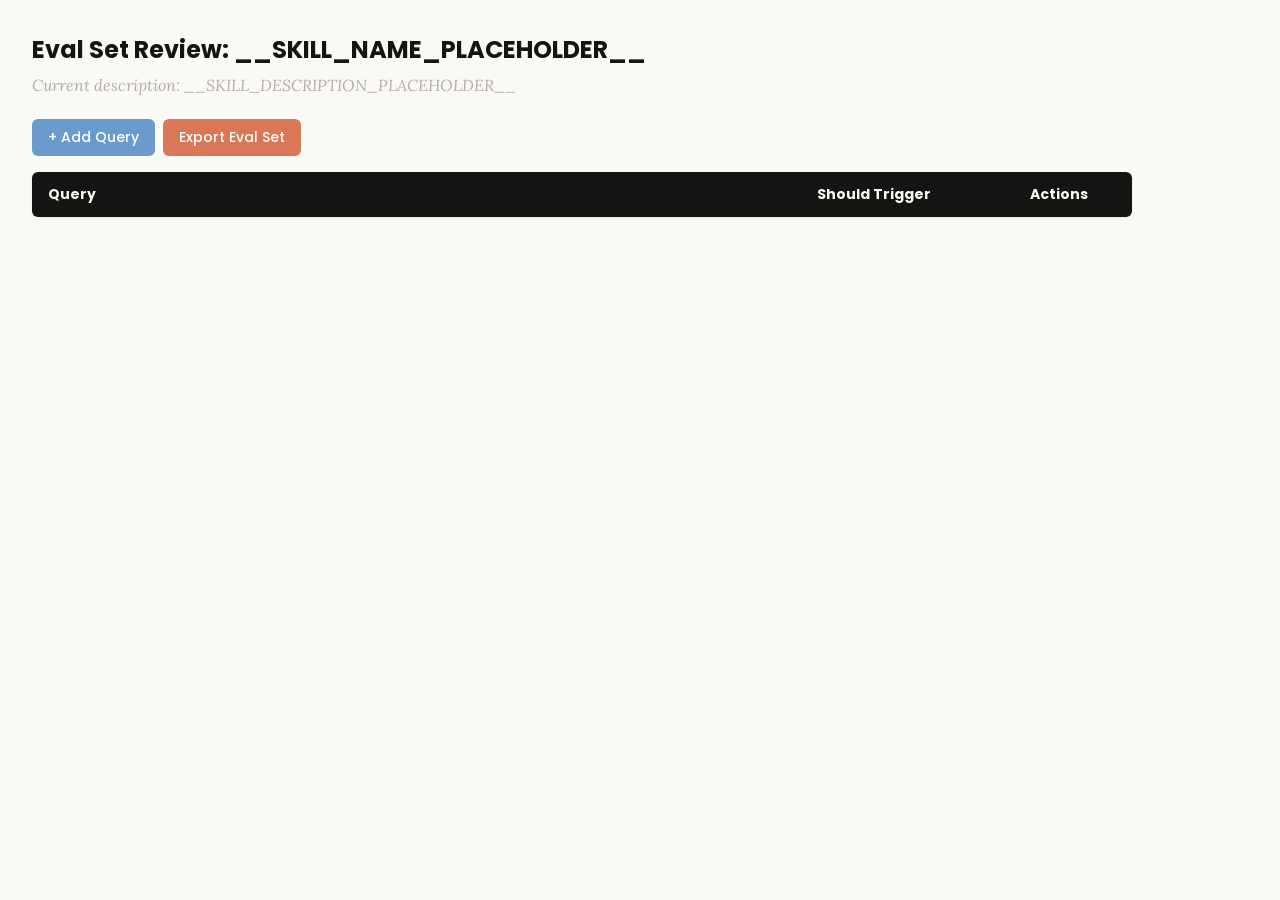
<file: skills/skill-creator/assets/eval_review.html>
<!DOCTYPE html>
<html lang="en">
<head>
  <meta charset="UTF-8">
  <meta name="viewport" content="width=device-width, initial-scale=1.0">
  <title>Eval Set Review - __SKILL_NAME_PLACEHOLDER__</title>
  <link rel="preconnect" href="https://fonts.googleapis.com">
  <link rel="preconnect" href="https://fonts.gstatic.com" crossorigin>
  <link href="https://fonts.googleapis.com/css2?family=Poppins:wght@500;600&family=Lora:wght@400;500&display=swap" rel="stylesheet">
  <style>
    * { box-sizing: border-box; margin: 0; padding: 0; }
    body { font-family: 'Lora', Georgia, serif; background: #faf9f5; padding: 2rem; color: #141413; }
    h1 { font-family: 'Poppins', sans-serif; margin-bottom: 0.5rem; font-size: 1.5rem; }
    .description { color: #b0aea5; margin-bottom: 1.5rem; font-style: italic; max-width: 900px; }
    .controls { margin-bottom: 1rem; display: flex; gap: 0.5rem; }
    .btn { font-family: 'Poppins', sans-serif; padding: 0.5rem 1rem; border: none; border-radius: 6px; cursor: pointer; font-size: 0.875rem; font-weight: 500; }
    .btn-add { background: #6a9bcc; color: white; }
    .btn-add:hover { background: #5889b8; }
    .btn-export { background: #d97757; color: white; }
    .btn-export:hover { background: #c4613f; }
    table { width: 100%; max-width: 1100px; border-collapse: collapse; background: white; border-radius: 6px; overflow: hidden; box-shadow: 0 1px 3px rgba(0,0,0,0.08); }
    th { font-family: 'Poppins', sans-serif; background: #141413; color: #faf9f5; padding: 0.75rem 1rem; text-align: left; font-size: 0.875rem; }
    td { padding: 0.75rem 1rem; border-bottom: 1px solid #e8e6dc; vertical-align: top; }
    tr:nth-child(even) td { background: #faf9f5; }
    tr:hover td { background: #f3f1ea; }
    .section-header td { background: #e8e6dc; font-family: 'Poppins', sans-serif; font-weight: 500; font-size: 0.8rem; color: #141413; text-transform: uppercase; letter-spacing: 0.05em; }
    .query-input { width: 100%; padding: 0.4rem; border: 1px solid #e8e6dc; border-radius: 4px; font-size: 0.875rem; font-family: 'Lora', Georgia, serif; resize: vertical; min-height: 60px; }
    .query-input:focus { outline: none; border-color: #d97757; box-shadow: 0 0 0 2px rgba(217,119,87,0.15); }
    .toggle { position: relative; display: inline-block; width: 44px; height: 24px; }
    .toggle input { opacity: 0; width: 0; height: 0; }
    .toggle .slider { position: absolute; inset: 0; background: #b0aea5; border-radius: 24px; cursor: pointer; transition: 0.2s; }
    .toggle .slider::before { content: ""; position: absolute; width: 18px; height: 18px; left: 3px; bottom: 3px; background: white; border-radius: 50%; transition: 0.2s; }
    .toggle input:checked + .slider { background: #d97757; }
    .toggle input:checked + .slider::before { transform: translateX(20px); }
    .btn-delete { background: #c44; color: white; padding: 0.3rem 0.6rem; border: none; border-radius: 4px; cursor: pointer; font-size: 0.75rem; font-family: 'Poppins', sans-serif; }
    .btn-delete:hover { background: #a33; }
    .summary { margin-top: 1rem; color: #b0aea5; font-size: 0.875rem; }
  </style>
</head>
<body>
  <h1>Eval Set Review: <span id="skill-name">__SKILL_NAME_PLACEHOLDER__</span></h1>
  <p class="description">Current description: <span id="skill-desc">__SKILL_DESCRIPTION_PLACEHOLDER__</span></p>

  <div class="controls">
    <button class="btn btn-add" onclick="addRow()">+ Add Query</button>
    <button class="btn btn-export" onclick="exportEvalSet()">Export Eval Set</button>
  </div>

  <table>
    <thead>
      <tr>
        <th style="width:65%">Query</th>
        <th style="width:18%">Should Trigger</th>
        <th style="width:10%">Actions</th>
      </tr>
    </thead>
    <tbody id="eval-body"></tbody>
  </table>

  <p class="summary" id="summary"></p>

  <script>
    const EVAL_DATA = __EVAL_DATA_PLACEHOLDER__;

    let evalItems = [...EVAL_DATA];

    function render() {
      const tbody = document.getElementById('eval-body');
      tbody.innerHTML = '';

      // Sort: should-trigger first, then should-not-trigger
      const sorted = evalItems
        .map((item, origIdx) => ({ ...item, origIdx }))
        .sort((a, b) => (b.should_trigger ? 1 : 0) - (a.should_trigger ? 1 : 0));

      let lastGroup = null;
      sorted.forEach(item => {
        const group = item.should_trigger ? 'trigger' : 'no-trigger';
        if (group !== lastGroup) {
          const headerRow = document.createElement('tr');
          headerRow.className = 'section-header';
          headerRow.innerHTML = `<td colspan="3">${item.should_trigger ? 'Should Trigger' : 'Should NOT Trigger'}</td>`;
          tbody.appendChild(headerRow);
          lastGroup = group;
        }

        const idx = item.origIdx;
        const tr = document.createElement('tr');
        tr.innerHTML = `
          <td><textarea class="query-input" onchange="updateQuery(${idx}, this.value)">${escapeHtml(item.query)}</textarea></td>
          <td>
            <label class="toggle">
              <input type="checkbox" ${item.should_trigger ? 'checked' : ''} onchange="updateTrigger(${idx}, this.checked)">
              <span class="slider"></span>
            </label>
            <span style="margin-left:8px;font-size:0.8rem;color:#b0aea5">${item.should_trigger ? 'Yes' : 'No'}</span>
          </td>
          <td><button class="btn-delete" onclick="deleteRow(${idx})">Delete</button></td>
        `;
        tbody.appendChild(tr);
      });
      updateSummary();
    }

    function escapeHtml(text) {
      const div = document.createElement('div');
      div.textContent = text;
      return div.innerHTML;
    }

    function updateQuery(idx, value) { evalItems[idx].query = value; updateSummary(); }
    function updateTrigger(idx, value) { evalItems[idx].should_trigger = value; render(); }
    function deleteRow(idx) { evalItems.splice(idx, 1); render(); }

    function addRow() {
      evalItems.push({ query: '', should_trigger: true });
      render();
      const inputs = document.querySelectorAll('.query-input');
      inputs[inputs.length - 1].focus();
    }

    function updateSummary() {
      const trigger = evalItems.filter(i => i.should_trigger).length;
      const noTrigger = evalItems.filter(i => !i.should_trigger).length;
      document.getElementById('summary').textContent =
        `${evalItems.length} queries total: ${trigger} should trigger, ${noTrigger} should not trigger`;
    }

    function exportEvalSet() {
      const valid = evalItems.filter(i => i.query.trim() !== '');
      const data = valid.map(i => ({ query: i.query.trim(), should_trigger: i.should_trigger }));
      const blob = new Blob([JSON.stringify(data, null, 2)], { type: 'application/json' });
      const url = URL.createObjectURL(blob);
      const a = document.createElement('a');
      a.href = url;
      a.download = 'eval_set.json';
      document.body.appendChild(a);
      a.click();
      document.body.removeChild(a);
      URL.revokeObjectURL(url);
    }

    render();
  </script>
</body>
</html>
</file>
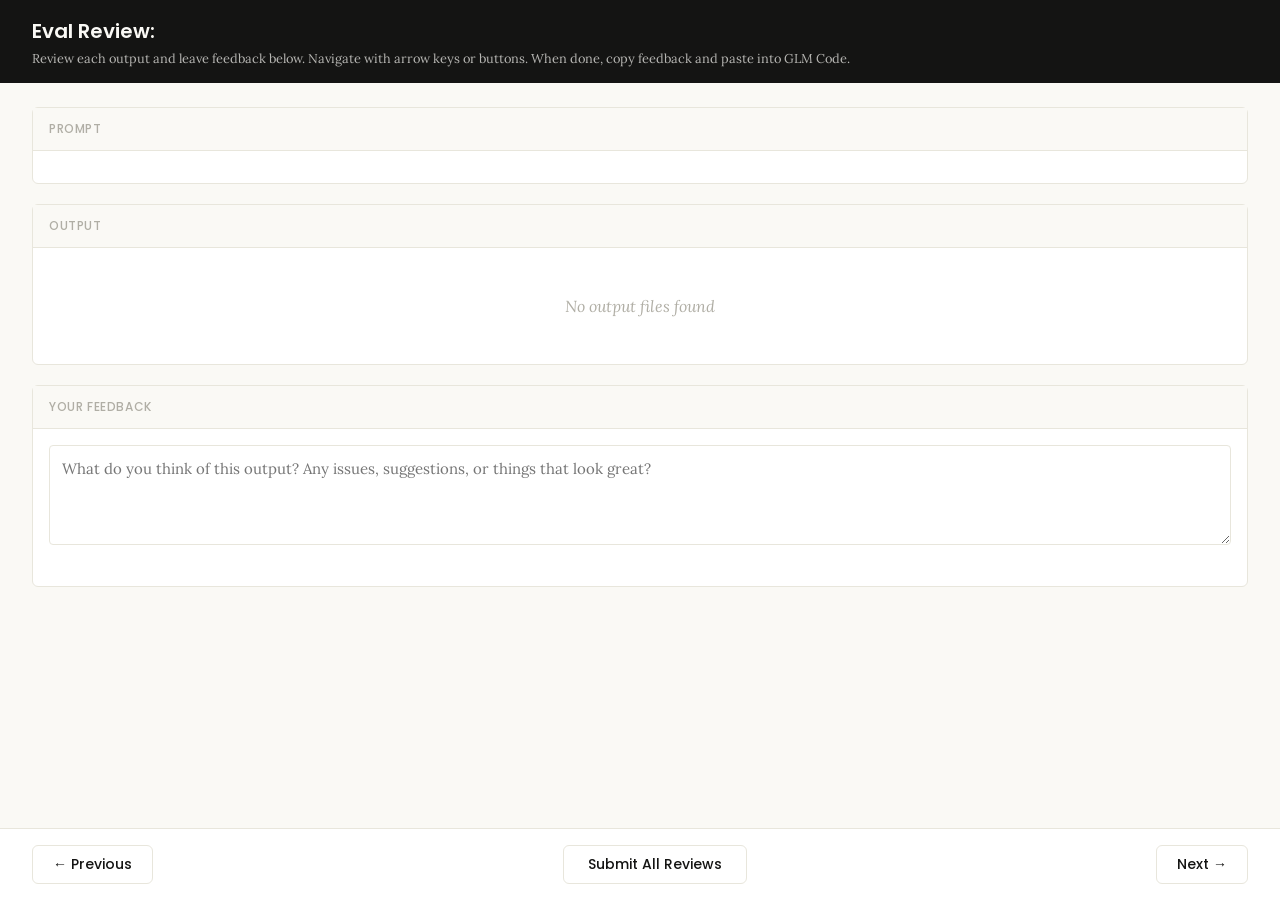
<file: skills/skill-creator/eval-viewer/viewer.html>
<!DOCTYPE html>
<html lang="en">
<head>
  <meta charset="UTF-8">
  <meta name="viewport" content="width=device-width, initial-scale=1.0">
  <title>Eval Review</title>
  <link rel="preconnect" href="https://fonts.googleapis.com">
  <link rel="preconnect" href="https://fonts.gstatic.com" crossorigin>
  <link href="https://fonts.googleapis.com/css2?family=Poppins:wght@500;600&family=Lora:wght@400;500&display=swap" rel="stylesheet">
  <script src="https://cdn.sheetjs.com/xlsx-0.20.3/package/dist/xlsx.full.min.js" integrity="sha384-EnyY0/GSHQGSxSgMwaIPzSESbqoOLSexfnSMN2AP+39Ckmn92stwABZynq1JyzdT" crossorigin="anonymous"></script>
  <style>
    :root {
      --bg: #faf9f5;
      --surface: #ffffff;
      --border: #e8e6dc;
      --text: #141413;
      --text-muted: #b0aea5;
      --accent: #d97757;
      --accent-hover: #c4613f;
      --green: #788c5d;
      --green-bg: #eef2e8;
      --red: #c44;
      --red-bg: #fceaea;
      --header-bg: #141413;
      --header-text: #faf9f5;
      --radius: 6px;
    }

    * { box-sizing: border-box; margin: 0; padding: 0; }

    body {
      font-family: 'Lora', Georgia, serif;
      background: var(--bg);
      color: var(--text);
      height: 100vh;
      display: flex;
      flex-direction: column;
    }

    /* ---- Header ---- */
    .header {
      background: var(--header-bg);
      color: var(--header-text);
      padding: 1rem 2rem;
      display: flex;
      justify-content: space-between;
      align-items: center;
      flex-shrink: 0;
    }
    .header h1 {
      font-family: 'Poppins', sans-serif;
      font-size: 1.25rem;
      font-weight: 600;
    }
    .header .instructions {
      font-size: 0.8rem;
      opacity: 0.7;
      margin-top: 0.25rem;
    }
    .header .progress {
      font-size: 0.875rem;
      opacity: 0.8;
      text-align: right;
    }

    /* ---- Main content ---- */
    .main {
      flex: 1;
      overflow-y: auto;
      padding: 1.5rem 2rem;
      display: flex;
      flex-direction: column;
      gap: 1.25rem;
    }

    /* ---- Sections ---- */
    .section {
      background: var(--surface);
      border: 1px solid var(--border);
      border-radius: var(--radius);
      flex-shrink: 0;
    }
    .section-header {
      font-family: 'Poppins', sans-serif;
      padding: 0.75rem 1rem;
      font-size: 0.75rem;
      font-weight: 500;
      text-transform: uppercase;
      letter-spacing: 0.05em;
      color: var(--text-muted);
      border-bottom: 1px solid var(--border);
      background: var(--bg);
    }
    .section-body {
      padding: 1rem;
    }

    /* ---- Config badge ---- */
    .config-badge {
      display: inline-block;
      padding: 0.2rem 0.625rem;
      border-radius: 9999px;
      font-family: 'Poppins', sans-serif;
      font-size: 0.6875rem;
      font-weight: 600;
      text-transform: uppercase;
      letter-spacing: 0.03em;
      margin-left: 0.75rem;
      vertical-align: middle;
    }
    .config-badge.config-primary {
      background: rgba(33, 150, 243, 0.12);
      color: #1976d2;
    }
    .config-badge.config-baseline {
      background: rgba(255, 193, 7, 0.15);
      color: #f57f17;
    }

    /* ---- Prompt ---- */
    .prompt-text {
      white-space: pre-wrap;
      font-size: 0.9375rem;
      line-height: 1.6;
    }

    /* ---- Outputs ---- */
    .output-file {
      border: 1px solid var(--border);
      border-radius: var(--radius);
      overflow: hidden;
    }
    .output-file + .output-file {
      margin-top: 1rem;
    }
    .output-file-header {
      padding: 0.5rem 0.75rem;
      font-size: 0.8rem;
      font-weight: 600;
      color: var(--text-muted);
      background: var(--bg);
      border-bottom: 1px solid var(--border);
      font-family: 'SF Mono', SFMono-Regular, Consolas, 'Liberation Mono', Menlo, monospace;
      display: flex;
      justify-content: space-between;
      align-items: center;
    }
    .output-file-header .dl-btn {
      font-size: 0.7rem;
      color: var(--accent);
      text-decoration: none;
      cursor: pointer;
      font-family: -apple-system, BlinkMacSystemFont, 'Segoe UI', sans-serif;
      font-weight: 500;
      opacity: 0.8;
    }
    .output-file-header .dl-btn:hover {
      opacity: 1;
      text-decoration: underline;
    }
    .output-file-content {
      padding: 0.75rem;
      overflow-x: auto;
    }
    .output-file-content pre {
      font-size: 0.8125rem;
      line-height: 1.5;
      white-space: pre-wrap;
      word-break: break-word;
      font-family: 'SF Mono', SFMono-Regular, Consolas, 'Liberation Mono', Menlo, monospace;
    }
    .output-file-content img {
      max-width: 100%;
      height: auto;
      border-radius: 4px;
    }
    .output-file-content iframe {
      width: 100%;
      height: 600px;
      border: none;
    }
    .output-file-content table {
      border-collapse: collapse;
      font-size: 0.8125rem;
      width: 100%;
    }
    .output-file-content table td,
    .output-file-content table th {
      border: 1px solid var(--border);
      padding: 0.375rem 0.5rem;
      text-align: left;
    }
    .output-file-content table th {
      background: var(--bg);
      font-weight: 600;
    }
    .output-file-content .download-link {
      display: inline-flex;
      align-items: center;
      gap: 0.5rem;
      padding: 0.5rem 1rem;
      background: var(--bg);
      border: 1px solid var(--border);
      border-radius: 4px;
      color: var(--accent);
      text-decoration: none;
      font-size: 0.875rem;
      cursor: pointer;
    }
    .output-file-content .download-link:hover {
      background: var(--border);
    }
    .empty-state {
      color: var(--text-muted);
      font-style: italic;
      padding: 2rem;
      text-align: center;
    }

    /* ---- Feedback ---- */
    .prev-feedback {
      background: var(--bg);
      border: 1px solid var(--border);
      border-radius: 4px;
      padding: 0.625rem 0.75rem;
      margin-top: 0.75rem;
      font-size: 0.8125rem;
      color: var(--text-muted);
      line-height: 1.5;
    }
    .prev-feedback-label {
      font-size: 0.7rem;
      font-weight: 600;
      text-transform: uppercase;
      letter-spacing: 0.04em;
      margin-bottom: 0.25rem;
      color: var(--text-muted);
    }
    .feedback-textarea {
      width: 100%;
      min-height: 100px;
      padding: 0.75rem;
      border: 1px solid var(--border);
      border-radius: 4px;
      font-family: inherit;
      font-size: 0.9375rem;
      line-height: 1.5;
      resize: vertical;
      color: var(--text);
    }
    .feedback-textarea:focus {
      outline: none;
      border-color: var(--accent);
      box-shadow: 0 0 0 3px rgba(37, 99, 235, 0.1);
    }
    .feedback-status {
      font-size: 0.75rem;
      color: var(--text-muted);
      margin-top: 0.5rem;
      min-height: 1.1em;
    }

    /* ---- Grades (collapsible) ---- */
    .grades-toggle {
      display: flex;
      align-items: center;
      cursor: pointer;
      user-select: none;
    }
    .grades-toggle:hover {
      color: var(--accent);
    }
    .grades-toggle .arrow {
      margin-right: 0.5rem;
      transition: transform 0.15s;
      font-size: 0.75rem;
    }
    .grades-toggle .arrow.open {
      transform: rotate(90deg);
    }
    .grades-content {
      display: none;
      margin-top: 0.75rem;
    }
    .grades-content.open {
      display: block;
    }
    .grades-summary {
      font-size: 0.875rem;
      margin-bottom: 0.75rem;
      display: flex;
      align-items: center;
      gap: 0.5rem;
    }
    .grade-badge {
      display: inline-block;
      padding: 0.125rem 0.5rem;
      border-radius: 9999px;
      font-size: 0.75rem;
      font-weight: 600;
    }
    .grade-pass { background: var(--green-bg); color: var(--green); }
    .grade-fail { background: var(--red-bg); color: var(--red); }
    .assertion-list {
      list-style: none;
    }
    .assertion-item {
      padding: 0.625rem 0;
      border-bottom: 1px solid var(--border);
      font-size: 0.8125rem;
    }
    .assertion-item:last-child { border-bottom: none; }
    .assertion-status {
      font-weight: 600;
      margin-right: 0.5rem;
    }
    .assertion-status.pass { color: var(--green); }
    .assertion-status.fail { color: var(--red); }
    .assertion-evidence {
      color: var(--text-muted);
      font-size: 0.75rem;
      margin-top: 0.25rem;
      padding-left: 1.5rem;
    }

    /* ---- View tabs ---- */
    .view-tabs {
      display: flex;
      gap: 0;
      padding: 0 2rem;
      background: var(--bg);
      border-bottom: 1px solid var(--border);
      flex-shrink: 0;
    }
    .view-tab {
      font-family: 'Poppins', sans-serif;
      padding: 0.625rem 1.25rem;
      font-size: 0.8125rem;
      font-weight: 500;
      cursor: pointer;
      border: none;
      background: none;
      color: var(--text-muted);
      border-bottom: 2px solid transparent;
      transition: all 0.15s;
    }
    .view-tab:hover { color: var(--text); }
    .view-tab.active {
      color: var(--accent);
      border-bottom-color: var(--accent);
    }
    .view-panel { display: none; }
    .view-panel.active { display: flex; flex-direction: column; flex: 1; overflow: hidden; }

    /* ---- Benchmark view ---- */
    .benchmark-view {
      padding: 1.5rem 2rem;
      overflow-y: auto;
      flex: 1;
    }
    .benchmark-table {
      border-collapse: collapse;
      background: var(--surface);
      border: 1px solid var(--border);
      border-radius: var(--radius);
      font-size: 0.8125rem;
      width: 100%;
      margin-bottom: 1.5rem;
    }
    .benchmark-table th, .benchmark-table td {
      padding: 0.625rem 0.75rem;
      text-align: left;
      border: 1px solid var(--border);
    }
    .benchmark-table th {
      font-family: 'Poppins', sans-serif;
      background: var(--header-bg);
      color: var(--header-text);
      font-weight: 500;
      font-size: 0.75rem;
      text-transform: uppercase;
      letter-spacing: 0.04em;
    }
    .benchmark-table tr:hover { background: var(--bg); }
    .benchmark-table tr.benchmark-row-with { background: rgba(33, 150, 243, 0.06); }
    .benchmark-table tr.benchmark-row-without { background: rgba(255, 193, 7, 0.06); }
    .benchmark-table tr.benchmark-row-with:hover { background: rgba(33, 150, 243, 0.12); }
    .benchmark-table tr.benchmark-row-without:hover { background: rgba(255, 193, 7, 0.12); }
    .benchmark-table tr.benchmark-row-avg { font-weight: 600; border-top: 2px solid var(--border); }
    .benchmark-table tr.benchmark-row-avg.benchmark-row-with { background: rgba(33, 150, 243, 0.12); }
    .benchmark-table tr.benchmark-row-avg.benchmark-row-without { background: rgba(255, 193, 7, 0.12); }
    .benchmark-delta-positive { color: var(--green); font-weight: 600; }
    .benchmark-delta-negative { color: var(--red); font-weight: 600; }
    .benchmark-notes {
      background: var(--surface);
      border: 1px solid var(--border);
      border-radius: var(--radius);
      padding: 1rem;
    }
    .benchmark-notes h3 {
      font-family: 'Poppins', sans-serif;
      font-size: 0.875rem;
      margin-bottom: 0.75rem;
    }
    .benchmark-notes ul {
      list-style: disc;
      padding-left: 1.25rem;
    }
    .benchmark-notes li {
      font-size: 0.8125rem;
      line-height: 1.6;
      margin-bottom: 0.375rem;
    }
    .benchmark-empty {
      color: var(--text-muted);
      font-style: italic;
      text-align: center;
      padding: 3rem;
    }

    /* ---- Navigation ---- */
    .nav {
      display: flex;
      justify-content: space-between;
      align-items: center;
      padding: 1rem 2rem;
      border-top: 1px solid var(--border);
      background: var(--surface);
      flex-shrink: 0;
    }
    .nav-btn {
      font-family: 'Poppins', sans-serif;
      padding: 0.5rem 1.25rem;
      border: 1px solid var(--border);
      border-radius: var(--radius);
      background: var(--surface);
      cursor: pointer;
      font-size: 0.875rem;
      font-weight: 500;
      color: var(--text);
      transition: all 0.15s;
    }
    .nav-btn:hover:not(:disabled) {
      background: var(--bg);
      border-color: var(--text-muted);
    }
    .nav-btn:disabled {
      opacity: 0.4;
      cursor: not-allowed;
    }
    .done-btn {
      font-family: 'Poppins', sans-serif;
      padding: 0.5rem 1.5rem;
      border: 1px solid var(--border);
      border-radius: var(--radius);
      background: var(--surface);
      color: var(--text);
      cursor: pointer;
      font-size: 0.875rem;
      font-weight: 500;
      transition: all 0.15s;
    }
    .done-btn:hover {
      background: var(--bg);
      border-color: var(--text-muted);
    }
    .done-btn.ready {
      border: none;
      background: var(--accent);
      color: white;
      font-weight: 600;
    }
    .done-btn.ready:hover {
      background: var(--accent-hover);
    }
    /* ---- Done overlay ---- */
    .done-overlay {
      display: none;
      position: fixed;
      inset: 0;
      background: rgba(0, 0, 0, 0.5);
      z-index: 100;
      justify-content: center;
      align-items: center;
    }
    .done-overlay.visible {
      display: flex;
    }
    .done-card {
      background: var(--surface);
      border-radius: 12px;
      padding: 2rem 3rem;
      text-align: center;
      box-shadow: 0 20px 60px rgba(0, 0, 0, 0.3);
      max-width: 500px;
    }
    .done-card h2 {
      font-size: 1.5rem;
      margin-bottom: 0.5rem;
    }
    .done-card p {
      color: var(--text-muted);
      margin-bottom: 1.5rem;
      line-height: 1.5;
    }
    .done-card .btn-row {
      display: flex;
      gap: 0.5rem;
      justify-content: center;
    }
    .done-card button {
      padding: 0.5rem 1.25rem;
      border: 1px solid var(--border);
      border-radius: var(--radius);
      background: var(--surface);
      cursor: pointer;
      font-size: 0.875rem;
    }
    .done-card button:hover {
      background: var(--bg);
    }
    /* ---- Toast ---- */
    .toast {
      position: fixed;
      bottom: 5rem;
      left: 50%;
      transform: translateX(-50%);
      background: var(--header-bg);
      color: var(--header-text);
      padding: 0.625rem 1.25rem;
      border-radius: var(--radius);
      font-size: 0.875rem;
      opacity: 0;
      transition: opacity 0.3s;
      pointer-events: none;
      z-index: 200;
    }
    .toast.visible {
      opacity: 1;
    }
  </style>
</head>
<body>
  <div id="app" style="height:100vh; display:flex; flex-direction:column;">
    <div class="header">
      <div>
        <h1>Eval Review: <span id="skill-name"></span></h1>
        <div class="instructions">Review each output and leave feedback below. Navigate with arrow keys or buttons. When done, copy feedback and paste into GLM Code.</div>
      </div>
      <div class="progress" id="progress"></div>
    </div>

    <!-- View tabs (only shown when benchmark data exists) -->
    <div class="view-tabs" id="view-tabs" style="display:none;">
      <button class="view-tab active" onclick="switchView('outputs')">Outputs</button>
      <button class="view-tab" onclick="switchView('benchmark')">Benchmark</button>
    </div>

    <!-- Outputs panel (qualitative review) -->
    <div class="view-panel active" id="panel-outputs">
    <div class="main">
      <!-- Prompt -->
      <div class="section">
        <div class="section-header">Prompt <span class="config-badge" id="config-badge" style="display:none;"></span></div>
        <div class="section-body">
          <div class="prompt-text" id="prompt-text"></div>
        </div>
      </div>

      <!-- Outputs -->
      <div class="section">
        <div class="section-header">Output</div>
        <div class="section-body" id="outputs-body">
          <div class="empty-state">No output files found</div>
        </div>
      </div>

      <!-- Previous Output (collapsible) -->
      <div class="section" id="prev-outputs-section" style="display:none;">
        <div class="section-header">
          <div class="grades-toggle" onclick="togglePrevOutputs()">
            <span class="arrow" id="prev-outputs-arrow">&#9654;</span>
            Previous Output
          </div>
        </div>
        <div class="grades-content" id="prev-outputs-content"></div>
      </div>

      <!-- Grades (collapsible) -->
      <div class="section" id="grades-section" style="display:none;">
        <div class="section-header">
          <div class="grades-toggle" onclick="toggleGrades()">
            <span class="arrow" id="grades-arrow">&#9654;</span>
            Formal Grades
          </div>
        </div>
        <div class="grades-content" id="grades-content"></div>
      </div>

      <!-- Feedback -->
      <div class="section">
        <div class="section-header">Your Feedback</div>
        <div class="section-body">
          <textarea
            class="feedback-textarea"
            id="feedback"
            placeholder="What do you think of this output? Any issues, suggestions, or things that look great?"
          ></textarea>
          <div class="feedback-status" id="feedback-status"></div>
          <div class="prev-feedback" id="prev-feedback" style="display:none;">
            <div class="prev-feedback-label">Previous feedback</div>
            <div id="prev-feedback-text"></div>
          </div>
        </div>
      </div>
    </div>

    <div class="nav" id="outputs-nav">
      <button class="nav-btn" id="prev-btn" onclick="navigate(-1)">&#8592; Previous</button>
      <button class="done-btn" id="done-btn" onclick="showDoneDialog()">Submit All Reviews</button>
      <button class="nav-btn" id="next-btn" onclick="navigate(1)">Next &#8594;</button>
    </div>
    </div><!-- end panel-outputs -->

    <!-- Benchmark panel (quantitative stats) -->
    <div class="view-panel" id="panel-benchmark">
      <div class="benchmark-view" id="benchmark-content">
        <div class="benchmark-empty">No benchmark data available. Run a benchmark to see quantitative results here.</div>
      </div>
    </div>
  </div>

  <!-- Done overlay -->
  <div class="done-overlay" id="done-overlay">
    <div class="done-card">
      <h2>Review Complete</h2>
      <p>Your feedback has been saved. Go back to your GLM Code session and tell GLM you're done reviewing.</p>
      <div class="btn-row">
        <button onclick="closeDoneDialog()">OK</button>
      </div>
    </div>
  </div>

  <!-- Toast -->
  <div class="toast" id="toast"></div>

  <script>
    // ---- Embedded data (injected by generate_review.py) ----
    /*__EMBEDDED_DATA__*/

    // ---- State ----
    let feedbackMap = {};  // run_id -> feedback text
    let currentIndex = 0;
    let visitedRuns = new Set();

    // ---- Init ----
    async function init() {
      // Load saved feedback from server — but only if this isn't a fresh
      // iteration (indicated by previous_feedback being present). When
      // previous feedback exists, the feedback.json on disk is stale from
      // the prior iteration and should not pre-fill the textareas.
      const hasPrevious = Object.keys(EMBEDDED_DATA.previous_feedback || {}).length > 0
        || Object.keys(EMBEDDED_DATA.previous_outputs || {}).length > 0;
      if (!hasPrevious) {
        try {
          const resp = await fetch("/api/feedback");
          const data = await resp.json();
          if (data.reviews) {
            for (const r of data.reviews) feedbackMap[r.run_id] = r.feedback;
          }
        } catch { /* first run, no feedback yet */ }
      }

      document.getElementById("skill-name").textContent = EMBEDDED_DATA.skill_name;
      showRun(0);

      // Wire up feedback auto-save
      const textarea = document.getElementById("feedback");
      let saveTimeout = null;
      textarea.addEventListener("input", () => {
        clearTimeout(saveTimeout);
        document.getElementById("feedback-status").textContent = "";
        saveTimeout = setTimeout(() => saveCurrentFeedback(), 800);
      });
    }

    // ---- Navigation ----
    function navigate(delta) {
      const newIndex = currentIndex + delta;
      if (newIndex >= 0 && newIndex < EMBEDDED_DATA.runs.length) {
        saveCurrentFeedback();
        showRun(newIndex);
      }
    }

    function updateNavButtons() {
      document.getElementById("prev-btn").disabled = currentIndex === 0;
      document.getElementById("next-btn").disabled =
        currentIndex === EMBEDDED_DATA.runs.length - 1;
    }

    // ---- Show a run ----
    function showRun(index) {
      currentIndex = index;
      const run = EMBEDDED_DATA.runs[index];

      // Progress
      document.getElementById("progress").textContent =
        `${index + 1} of ${EMBEDDED_DATA.runs.length}`;

      // Prompt
      document.getElementById("prompt-text").textContent = run.prompt;

      // Config badge
      const badge = document.getElementById("config-badge");
      const configMatch = run.id.match(/(with_skill|without_skill|new_skill|old_skill)/);
      if (configMatch) {
        const config = configMatch[1];
        const isBaseline = config === "without_skill" || config === "old_skill";
        badge.textContent = config.replace(/_/g, " ");
        badge.className = "config-badge " + (isBaseline ? "config-baseline" : "config-primary");
        badge.style.display = "inline-block";
      } else {
        badge.style.display = "none";
      }

      // Outputs
      renderOutputs(run);

      // Previous outputs
      renderPrevOutputs(run);

      // Grades
      renderGrades(run);

      // Previous feedback
      const prevFb = (EMBEDDED_DATA.previous_feedback || {})[run.id];
      const prevEl = document.getElementById("prev-feedback");
      if (prevFb) {
        document.getElementById("prev-feedback-text").textContent = prevFb;
        prevEl.style.display = "block";
      } else {
        prevEl.style.display = "none";
      }

      // Feedback
      document.getElementById("feedback").value = feedbackMap[run.id] || "";
      document.getElementById("feedback-status").textContent = "";

      updateNavButtons();

      // Track visited runs and promote done button when all visited
      visitedRuns.add(index);
      const doneBtn = document.getElementById("done-btn");
      if (visitedRuns.size >= EMBEDDED_DATA.runs.length) {
        doneBtn.classList.add("ready");
      }

      // Scroll main content to top
      document.querySelector(".main").scrollTop = 0;
    }

    // ---- Render outputs ----
    function renderOutputs(run) {
      const container = document.getElementById("outputs-body");
      container.innerHTML = "";

      const outputs = run.outputs || [];
      if (outputs.length === 0) {
        container.innerHTML = '<div class="empty-state">No output files</div>';
        return;
      }

      for (const file of outputs) {
        const fileDiv = document.createElement("div");
        fileDiv.className = "output-file";

        // Always show file header with download link
        const header = document.createElement("div");
        header.className = "output-file-header";
        const nameSpan = document.createElement("span");
        nameSpan.textContent = file.name;
        header.appendChild(nameSpan);
        const dlBtn = document.createElement("a");
        dlBtn.className = "dl-btn";
        dlBtn.textContent = "Download";
        dlBtn.download = file.name;
        dlBtn.href = getDownloadUri(file);
        header.appendChild(dlBtn);
        fileDiv.appendChild(header);

        const content = document.createElement("div");
        content.className = "output-file-content";

        if (file.type === "text") {
          const pre = document.createElement("pre");
          pre.textContent = file.content;
          content.appendChild(pre);
        } else if (file.type === "image") {
          const img = document.createElement("img");
          img.src = file.data_uri;
          img.alt = file.name;
          content.appendChild(img);
        } else if (file.type === "pdf") {
          const iframe = document.createElement("iframe");
          iframe.src = file.data_uri;
          content.appendChild(iframe);
        } else if (file.type === "xlsx") {
          renderXlsx(content, file.data_b64);
        } else if (file.type === "binary") {
          const a = document.createElement("a");
          a.className = "download-link";
          a.href = file.data_uri;
          a.download = file.name;
          a.textContent = "Download " + file.name;
          content.appendChild(a);
        } else if (file.type === "error") {
          const pre = document.createElement("pre");
          pre.textContent = file.content;
          pre.style.color = "var(--red)";
          content.appendChild(pre);
        }

        fileDiv.appendChild(content);
        container.appendChild(fileDiv);
      }
    }

    // ---- XLSX rendering via SheetJS ----
    function renderXlsx(container, b64Data) {
      try {
        const raw = Uint8Array.from(atob(b64Data), c => c.charCodeAt(0));
        const wb = XLSX.read(raw, { type: "array" });

        for (let i = 0; i < wb.SheetNames.length; i++) {
          const sheetName = wb.SheetNames[i];
          const ws = wb.Sheets[sheetName];

          if (wb.SheetNames.length > 1) {
            const sheetLabel = document.createElement("div");
            sheetLabel.style.cssText =
              "font-weight:600; font-size:0.8rem; color:#b0aea5; margin-top:0.5rem; margin-bottom:0.25rem;";
            sheetLabel.textContent = "Sheet: " + sheetName;
            container.appendChild(sheetLabel);
          }

          const htmlStr = XLSX.utils.sheet_to_html(ws, { editable: false });
          const wrapper = document.createElement("div");
          wrapper.innerHTML = htmlStr;
          container.appendChild(wrapper);
        }
      } catch (err) {
        container.textContent = "Error rendering spreadsheet: " + err.message;
      }
    }

    // ---- Grades ----
    function renderGrades(run) {
      const section = document.getElementById("grades-section");
      const content = document.getElementById("grades-content");

      if (!run.grading) {
        section.style.display = "none";
        return;
      }

      const grading = run.grading;
      section.style.display = "block";
      // Reset to collapsed
      content.classList.remove("open");
      document.getElementById("grades-arrow").classList.remove("open");

      const summary = grading.summary || {};
      const expectations = grading.expectations || [];

      let html = '<div style="padding: 1rem;">';

      // Summary line
      const passRate = summary.pass_rate != null
        ? Math.round(summary.pass_rate * 100) + "%"
        : "?";
      const badgeClass = summary.pass_rate >= 0.8 ? "grade-pass" : summary.pass_rate >= 0.5 ? "" : "grade-fail";
      html += '<div class="grades-summary">';
      html += '<span class="grade-badge ' + badgeClass + '">' + passRate + '</span>';
      html += '<span>' + (summary.passed || 0) + ' passed, ' + (summary.failed || 0) + ' failed of ' + (summary.total || 0) + '</span>';
      html += '</div>';

      // Assertions list
      html += '<ul class="assertion-list">';
      for (const exp of expectations) {
        const statusClass = exp.passed ? "pass" : "fail";
        const statusIcon = exp.passed ? "\u2713" : "\u2717";
        html += '<li class="assertion-item">';
        html += '<span class="assertion-status ' + statusClass + '">' + statusIcon + '</span>';
        html += '<span>' + escapeHtml(exp.text) + '</span>';
        if (exp.evidence) {
          html += '<div class="assertion-evidence">' + escapeHtml(exp.evidence) + '</div>';
        }
        html += '</li>';
      }
      html += '</ul>';

      html += '</div>';
      content.innerHTML = html;
    }

    function toggleGrades() {
      const content = document.getElementById("grades-content");
      const arrow = document.getElementById("grades-arrow");
      content.classList.toggle("open");
      arrow.classList.toggle("open");
    }

    // ---- Previous outputs (collapsible) ----
    function renderPrevOutputs(run) {
      const section = document.getElementById("prev-outputs-section");
      const content = document.getElementById("prev-outputs-content");
      const prevOutputs = (EMBEDDED_DATA.previous_outputs || {})[run.id];

      if (!prevOutputs || prevOutputs.length === 0) {
        section.style.display = "none";
        return;
      }

      section.style.display = "block";
      // Reset to collapsed
      content.classList.remove("open");
      document.getElementById("prev-outputs-arrow").classList.remove("open");

      // Render the files into the content area
      content.innerHTML = "";
      const wrapper = document.createElement("div");
      wrapper.style.padding = "1rem";

      for (const file of prevOutputs) {
        const fileDiv = document.createElement("div");
        fileDiv.className = "output-file";

        const header = document.createElement("div");
        header.className = "output-file-header";
        const nameSpan = document.createElement("span");
        nameSpan.textContent = file.name;
        header.appendChild(nameSpan);
        const dlBtn = document.createElement("a");
        dlBtn.className = "dl-btn";
        dlBtn.textContent = "Download";
        dlBtn.download = file.name;
        dlBtn.href = getDownloadUri(file);
        header.appendChild(dlBtn);
        fileDiv.appendChild(header);

        const fc = document.createElement("div");
        fc.className = "output-file-content";

        if (file.type === "text") {
          const pre = document.createElement("pre");
          pre.textContent = file.content;
          fc.appendChild(pre);
        } else if (file.type === "image") {
          const img = document.createElement("img");
          img.src = file.data_uri;
          img.alt = file.name;
          fc.appendChild(img);
        } else if (file.type === "pdf") {
          const iframe = document.createElement("iframe");
          iframe.src = file.data_uri;
          fc.appendChild(iframe);
        } else if (file.type === "xlsx") {
          renderXlsx(fc, file.data_b64);
        } else if (file.type === "binary") {
          const a = document.createElement("a");
          a.className = "download-link";
          a.href = file.data_uri;
          a.download = file.name;
          a.textContent = "Download " + file.name;
          fc.appendChild(a);
        }

        fileDiv.appendChild(fc);
        wrapper.appendChild(fileDiv);
      }

      content.appendChild(wrapper);
    }

    function togglePrevOutputs() {
      const content = document.getElementById("prev-outputs-content");
      const arrow = document.getElementById("prev-outputs-arrow");
      content.classList.toggle("open");
      arrow.classList.toggle("open");
    }

    // ---- Feedback (saved to server -> feedback.json) ----
    function saveCurrentFeedback() {
      const run = EMBEDDED_DATA.runs[currentIndex];
      const text = document.getElementById("feedback").value;

      if (text.trim() === "") {
        delete feedbackMap[run.id];
      } else {
        feedbackMap[run.id] = text;
      }

      // Build reviews array from map
      const reviews = [];
      for (const [run_id, feedback] of Object.entries(feedbackMap)) {
        if (feedback.trim()) {
          reviews.push({ run_id, feedback, timestamp: new Date().toISOString() });
        }
      }

      fetch("/api/feedback", {
        method: "POST",
        headers: { "Content-Type": "application/json" },
        body: JSON.stringify({ reviews, status: "in_progress" }),
      }).then(() => {
        document.getElementById("feedback-status").textContent = "Saved";
      }).catch(() => {
        // Static mode or server unavailable — no-op on auto-save,
        // feedback will be downloaded on final submit
        document.getElementById("feedback-status").textContent = "Will download on submit";
      });
    }

    // ---- Done ----
    function showDoneDialog() {
      // Save current textarea to feedbackMap (but don't POST yet)
      const run = EMBEDDED_DATA.runs[currentIndex];
      const text = document.getElementById("feedback").value;
      if (text.trim() === "") {
        delete feedbackMap[run.id];
      } else {
        feedbackMap[run.id] = text;
      }

      // POST once with status: complete — include ALL runs so the model
      // can distinguish "no feedback" (looks good) from "not reviewed"
      const reviews = [];
      const ts = new Date().toISOString();
      for (const r of EMBEDDED_DATA.runs) {
        reviews.push({ run_id: r.id, feedback: feedbackMap[r.id] || "", timestamp: ts });
      }
      const payload = JSON.stringify({ reviews, status: "complete" }, null, 2);
      fetch("/api/feedback", {
        method: "POST",
        headers: { "Content-Type": "application/json" },
        body: payload,
      }).then(() => {
        document.getElementById("done-overlay").classList.add("visible");
      }).catch(() => {
        // Server not available (static mode) — download as file
        const blob = new Blob([payload], { type: "application/json" });
        const url = URL.createObjectURL(blob);
        const a = document.createElement("a");
        a.href = url;
        a.download = "feedback.json";
        a.click();
        URL.revokeObjectURL(url);
        document.getElementById("done-overlay").classList.add("visible");
      });
    }

    function closeDoneDialog() {
      // Reset status back to in_progress
      saveCurrentFeedback();
      document.getElementById("done-overlay").classList.remove("visible");
    }

    // ---- Toast ----
    function showToast(message) {
      const toast = document.getElementById("toast");
      toast.textContent = message;
      toast.classList.add("visible");
      setTimeout(() => toast.classList.remove("visible"), 2000);
    }

    // ---- Keyboard nav ----
    document.addEventListener("keydown", (e) => {
      // Don't capture when typing in textarea
      if (e.target.tagName === "TEXTAREA") return;

      if (e.key === "ArrowLeft" || e.key === "ArrowUp") {
        e.preventDefault();
        navigate(-1);
      } else if (e.key === "ArrowRight" || e.key === "ArrowDown") {
        e.preventDefault();
        navigate(1);
      }
    });

    // ---- Util ----
    function getDownloadUri(file) {
      if (file.data_uri) return file.data_uri;
      if (file.data_b64) return "data:application/octet-stream;base64," + file.data_b64;
      if (file.type === "text") return "data:text/plain;charset=utf-8," + encodeURIComponent(file.content);
      return "#";
    }

    function escapeHtml(text) {
      const div = document.createElement("div");
      div.textContent = text;
      return div.innerHTML;
    }

    // ---- View switching ----
    function switchView(view) {
      document.querySelectorAll(".view-tab").forEach(t => t.classList.remove("active"));
      document.querySelectorAll(".view-panel").forEach(p => p.classList.remove("active"));
      document.querySelector(`[onclick="switchView('${view}')"]`).classList.add("active");
      document.getElementById("panel-" + view).classList.add("active");
    }

    // ---- Benchmark rendering ----
    function renderBenchmark() {
      const data = EMBEDDED_DATA.benchmark;
      if (!data) return;

      // Show the tabs
      document.getElementById("view-tabs").style.display = "flex";

      const container = document.getElementById("benchmark-content");
      const summary = data.run_summary || {};
      const metadata = data.metadata || {};
      const notes = data.notes || [];

      let html = "";

      // Header
      html += "<h2 style='font-family: Poppins, sans-serif; margin-bottom: 0.5rem;'>Benchmark Results</h2>";
      html += "<p style='color: var(--text-muted); font-size: 0.875rem; margin-bottom: 1.25rem;'>";
      if (metadata.skill_name) html += "<strong>" + escapeHtml(metadata.skill_name) + "</strong> &mdash; ";
      if (metadata.timestamp) html += metadata.timestamp + " &mdash; ";
      if (metadata.evals_run) html += "Evals: " + metadata.evals_run.join(", ") + " &mdash; ";
      html += (metadata.runs_per_configuration || "?") + " runs per configuration";
      html += "</p>";

      // Summary table
      html += '<table class="benchmark-table">';

      function fmtStat(stat, pct) {
        if (!stat) return "—";
        const suffix = pct ? "%" : "";
        const m = pct ? (stat.mean * 100).toFixed(0) : stat.mean.toFixed(1);
        const s = pct ? (stat.stddev * 100).toFixed(0) : stat.stddev.toFixed(1);
        return m + suffix + " ± " + s + suffix;
      }

      function deltaClass(val) {
        if (!val) return "";
        const n = parseFloat(val);
        if (n > 0) return "benchmark-delta-positive";
        if (n < 0) return "benchmark-delta-negative";
        return "";
      }

      // Discover config names dynamically (everything except "delta")
      const configs = Object.keys(summary).filter(k => k !== "delta");
      const configA = configs[0] || "config_a";
      const configB = configs[1] || "config_b";
      const labelA = configA.replace(/_/g, " ").replace(/\b\w/g, c => c.toUpperCase());
      const labelB = configB.replace(/_/g, " ").replace(/\b\w/g, c => c.toUpperCase());
      const a = summary[configA] || {};
      const b = summary[configB] || {};
      const delta = summary.delta || {};

      html += "<thead><tr><th>Metric</th><th>" + escapeHtml(labelA) + "</th><th>" + escapeHtml(labelB) + "</th><th>Delta</th></tr></thead>";
      html += "<tbody>";

      html += "<tr><td><strong>Pass Rate</strong></td>";
      html += "<td>" + fmtStat(a.pass_rate, true) + "</td>";
      html += "<td>" + fmtStat(b.pass_rate, true) + "</td>";
      html += '<td class="' + deltaClass(delta.pass_rate) + '">' + (delta.pass_rate || "—") + "</td></tr>";

      // Time (only show row if data exists)
      if (a.time_seconds || b.time_seconds) {
        html += "<tr><td><strong>Time (s)</strong></td>";
        html += "<td>" + fmtStat(a.time_seconds, false) + "</td>";
        html += "<td>" + fmtStat(b.time_seconds, false) + "</td>";
        html += '<td class="' + deltaClass(delta.time_seconds) + '">' + (delta.time_seconds ? delta.time_seconds + "s" : "—") + "</td></tr>";
      }

      // Tokens (only show row if data exists)
      if (a.tokens || b.tokens) {
        html += "<tr><td><strong>Tokens</strong></td>";
        html += "<td>" + fmtStat(a.tokens, false) + "</td>";
        html += "<td>" + fmtStat(b.tokens, false) + "</td>";
        html += '<td class="' + deltaClass(delta.tokens) + '">' + (delta.tokens || "—") + "</td></tr>";
      }

      html += "</tbody></table>";

      // Per-eval breakdown (if runs data available)
      const runs = data.runs || [];
      if (runs.length > 0) {
        const evalIds = [...new Set(runs.map(r => r.eval_id))].sort((a, b) => a - b);

        html += "<h3 style='font-family: Poppins, sans-serif; margin-bottom: 0.75rem;'>Per-Eval Breakdown</h3>";

        const hasTime = runs.some(r => r.result && r.result.time_seconds != null);
        const hasErrors = runs.some(r => r.result && r.result.errors > 0);

        for (const evalId of evalIds) {
          const evalRuns = runs.filter(r => r.eval_id === evalId);
          const evalName = evalRuns[0] && evalRuns[0].eval_name ? evalRuns[0].eval_name : "Eval " + evalId;

          html += "<h4 style='font-family: Poppins, sans-serif; margin: 1rem 0 0.5rem; color: var(--text);'>" + escapeHtml(evalName) + "</h4>";
          html += '<table class="benchmark-table">';
          html += "<thead><tr><th>Config</th><th>Run</th><th>Pass Rate</th>";
          if (hasTime) html += "<th>Time (s)</th>";
          if (hasErrors) html += "<th>Crashes During Execution</th>";
          html += "</tr></thead>";
          html += "<tbody>";

          // Group by config and render with average rows
          const configGroups = [...new Set(evalRuns.map(r => r.configuration))];
          for (let ci = 0; ci < configGroups.length; ci++) {
            const config = configGroups[ci];
            const configRuns = evalRuns.filter(r => r.configuration === config);
            if (configRuns.length === 0) continue;

            const rowClass = ci === 0 ? "benchmark-row-with" : "benchmark-row-without";
            const configLabel = config.replace(/_/g, " ").replace(/\b\w/g, c => c.toUpperCase());

            for (const run of configRuns) {
              const r = run.result || {};
              const prClass = r.pass_rate >= 0.8 ? "benchmark-delta-positive" : r.pass_rate < 0.5 ? "benchmark-delta-negative" : "";
              html += '<tr class="' + rowClass + '">';
              html += "<td>" + configLabel + "</td>";
              html += "<td>" + run.run_number + "</td>";
              html += '<td class="' + prClass + '">' + ((r.pass_rate || 0) * 100).toFixed(0) + "% (" + (r.passed || 0) + "/" + (r.total || 0) + ")</td>";
              if (hasTime) html += "<td>" + (r.time_seconds != null ? r.time_seconds.toFixed(1) : "—") + "</td>";
              if (hasErrors) html += "<td>" + (r.errors || 0) + "</td>";
              html += "</tr>";
            }

            // Average row
            const rates = configRuns.map(r => (r.result || {}).pass_rate || 0);
            const avgRate = rates.reduce((a, b) => a + b, 0) / rates.length;
            const avgPrClass = avgRate >= 0.8 ? "benchmark-delta-positive" : avgRate < 0.5 ? "benchmark-delta-negative" : "";
            html += '<tr class="benchmark-row-avg ' + rowClass + '">';
            html += "<td>" + configLabel + "</td>";
            html += "<td>Avg</td>";
            html += '<td class="' + avgPrClass + '">' + (avgRate * 100).toFixed(0) + "%</td>";
            if (hasTime) {
              const times = configRuns.map(r => (r.result || {}).time_seconds).filter(t => t != null);
              html += "<td>" + (times.length ? (times.reduce((a, b) => a + b, 0) / times.length).toFixed(1) : "—") + "</td>";
            }
            if (hasErrors) html += "<td></td>";
            html += "</tr>";
          }
          html += "</tbody></table>";

          // Per-assertion detail for this eval
          const runsWithExpectations = {};
          for (const config of configGroups) {
            runsWithExpectations[config] = evalRuns.filter(r => r.configuration === config && r.expectations && r.expectations.length > 0);
          }
          const hasAnyExpectations = Object.values(runsWithExpectations).some(runs => runs.length > 0);
          if (hasAnyExpectations) {
            // Collect all unique assertion texts across all configs
            const allAssertions = [];
            const seen = new Set();
            for (const config of configGroups) {
              for (const run of runsWithExpectations[config]) {
                for (const exp of (run.expectations || [])) {
                  if (!seen.has(exp.text)) {
                    seen.add(exp.text);
                    allAssertions.push(exp.text);
                  }
                }
              }
            }

            html += '<table class="benchmark-table" style="margin-top: 0.5rem;">';
            html += "<thead><tr><th>Assertion</th>";
            for (const config of configGroups) {
              const label = config.replace(/_/g, " ").replace(/\b\w/g, c => c.toUpperCase());
              html += "<th>" + escapeHtml(label) + "</th>";
            }
            html += "</tr></thead><tbody>";

            for (const assertionText of allAssertions) {
              html += "<tr><td>" + escapeHtml(assertionText) + "</td>";

              for (const config of configGroups) {
                html += "<td>";
                for (const run of runsWithExpectations[config]) {
                  const exp = (run.expectations || []).find(e => e.text === assertionText);
                  if (exp) {
                    const cls = exp.passed ? "benchmark-delta-positive" : "benchmark-delta-negative";
                    const icon = exp.passed ? "\u2713" : "\u2717";
                    html += '<span class="' + cls + '" title="Run ' + run.run_number + ': ' + escapeHtml(exp.evidence || "") + '">' + icon + "</span> ";
                  } else {
                    html += "— ";
                  }
                }
                html += "</td>";
              }
              html += "</tr>";
            }
            html += "</tbody></table>";
          }
        }
      }

      // Notes
      if (notes.length > 0) {
        html += '<div class="benchmark-notes">';
        html += "<h3>Analysis Notes</h3>";
        html += "<ul>";
        for (const note of notes) {
          html += "<li>" + escapeHtml(note) + "</li>";
        }
        html += "</ul></div>";
      }

      container.innerHTML = html;
    }

    // ---- Start ----
    init();
    renderBenchmark();
  </script>
</body>
</html>
</file>
